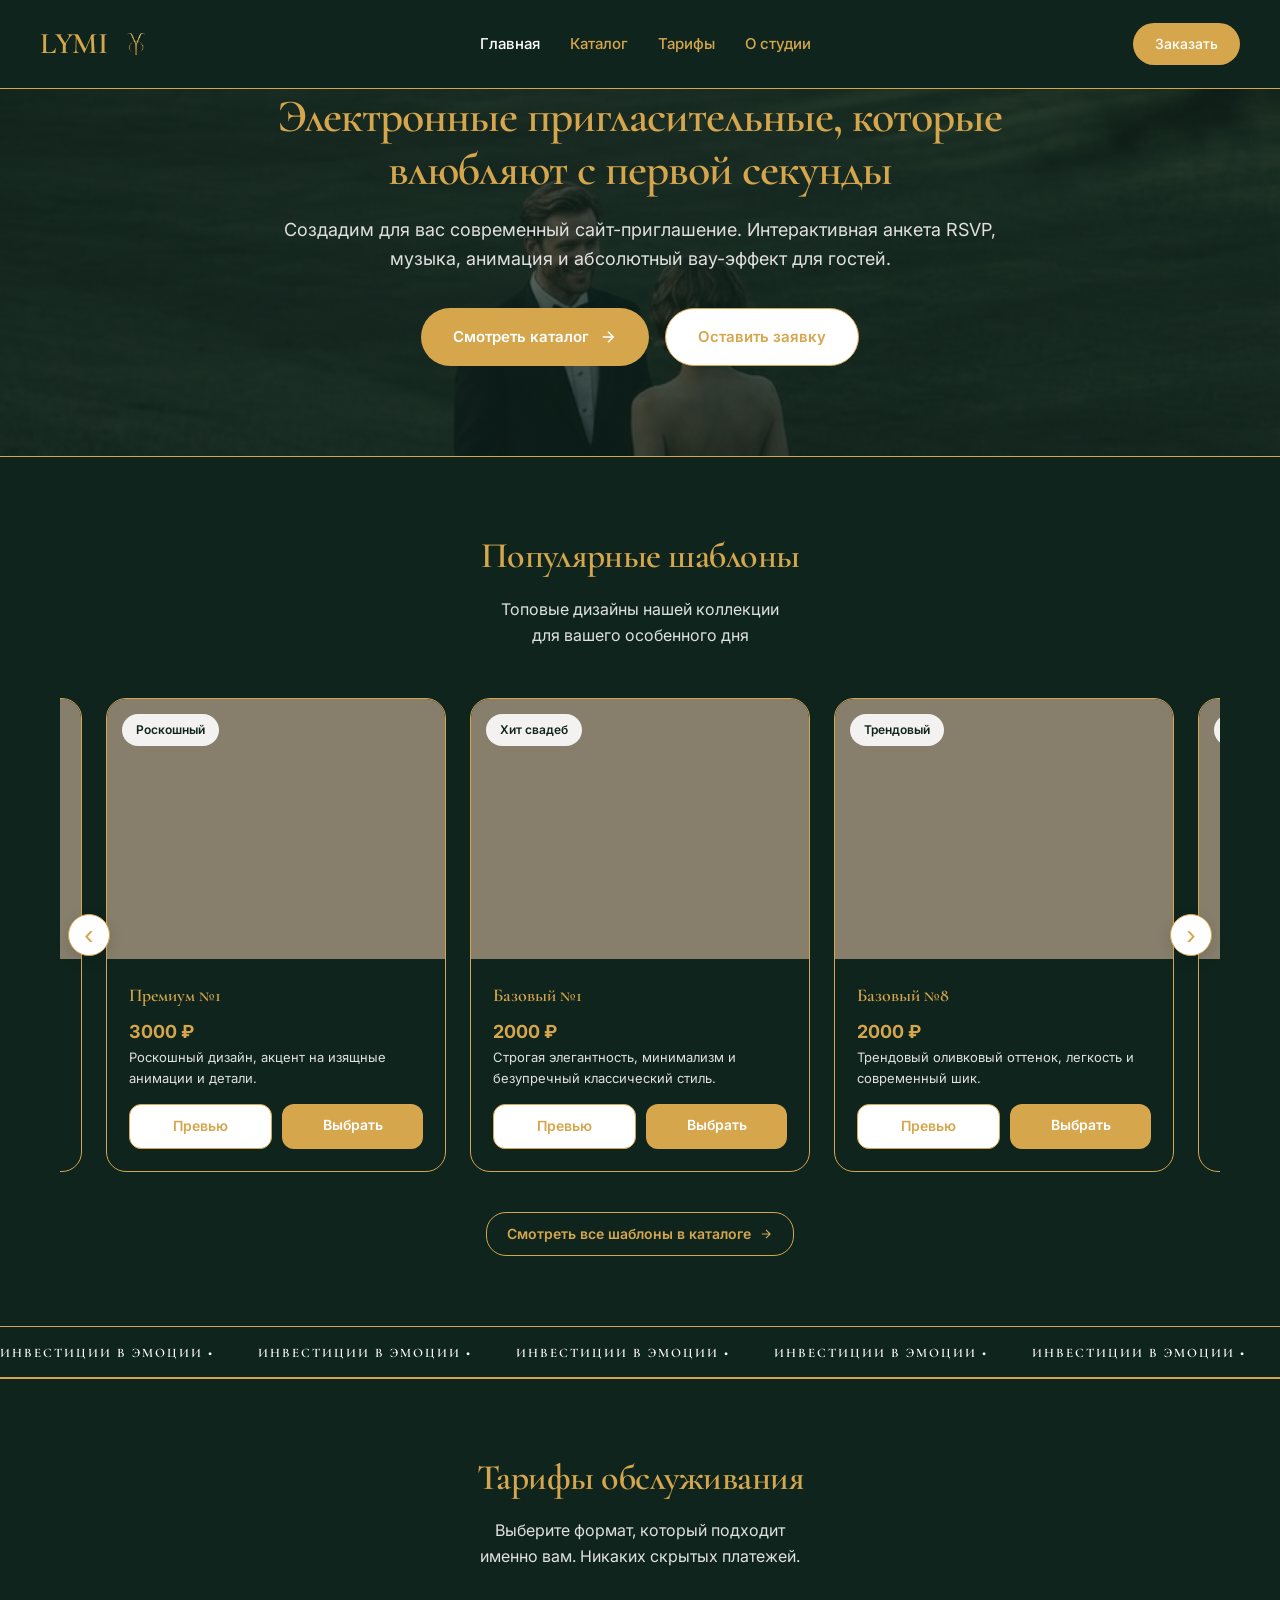
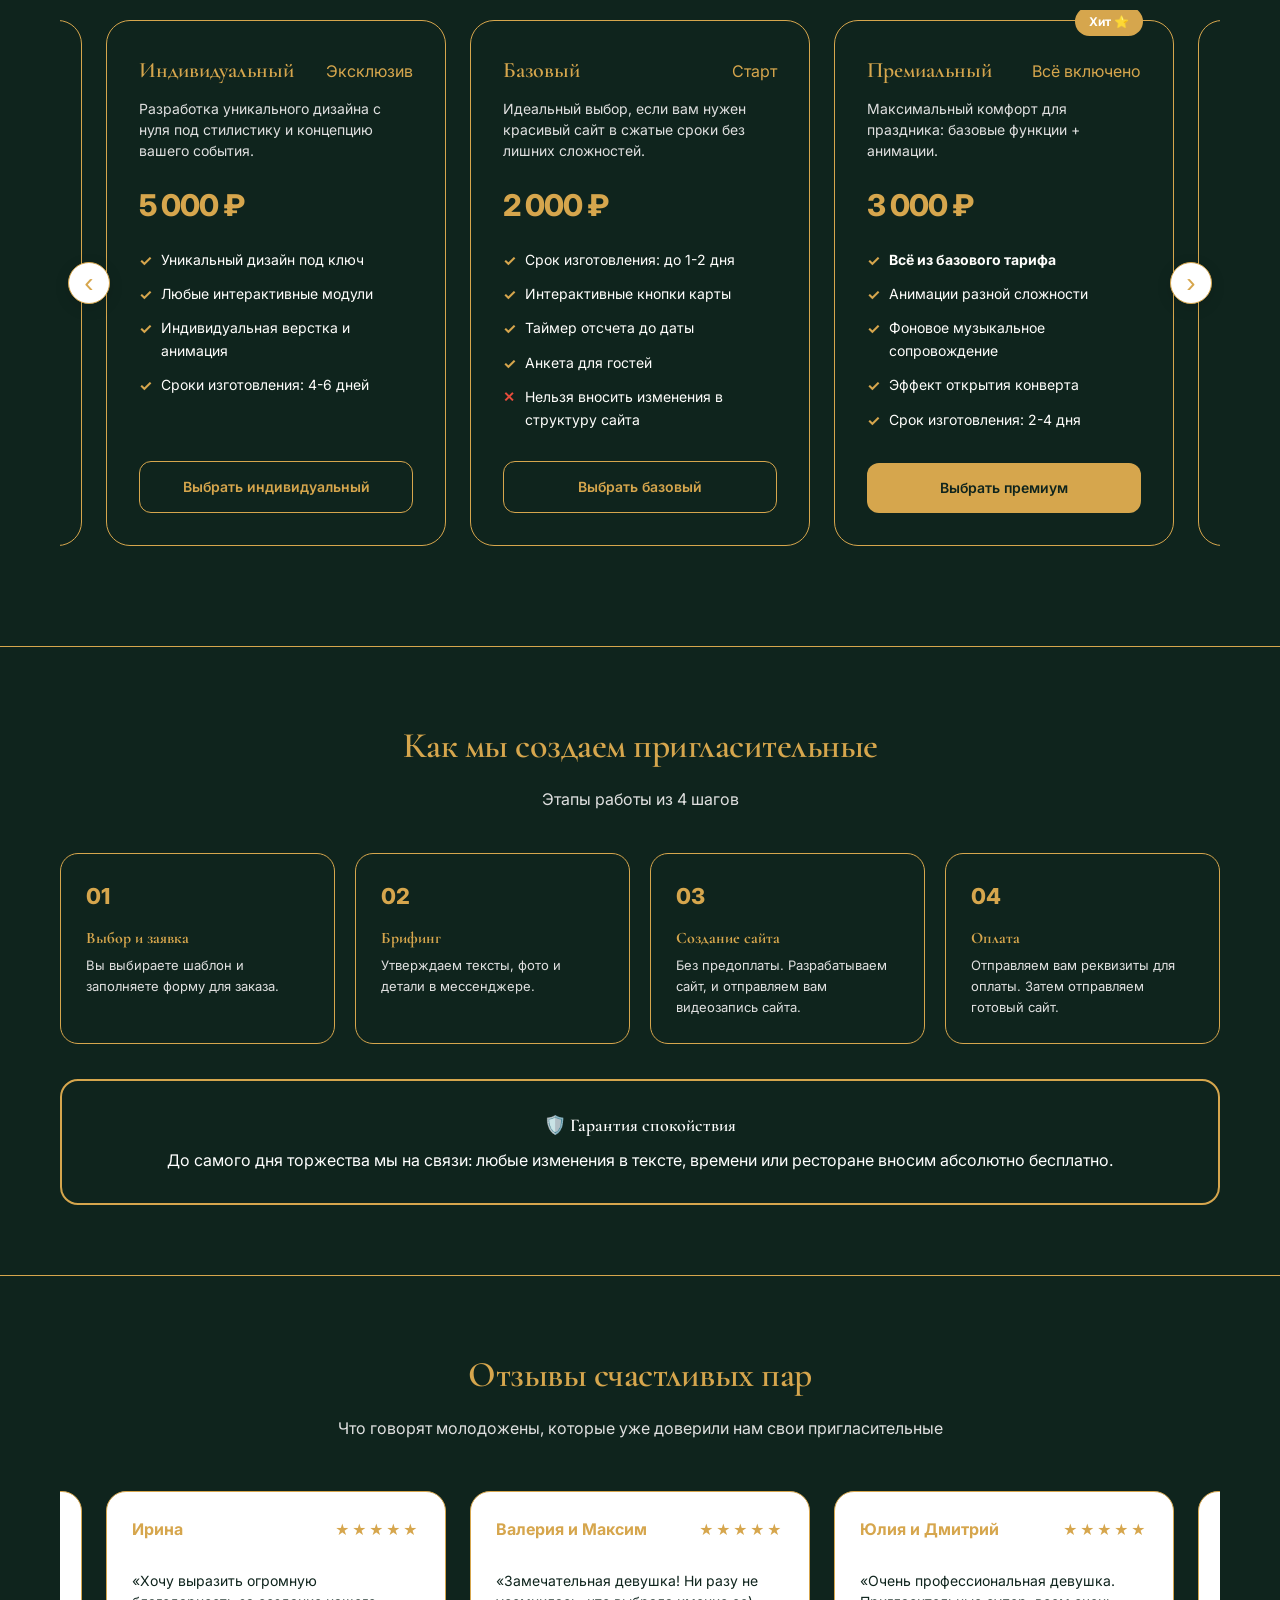
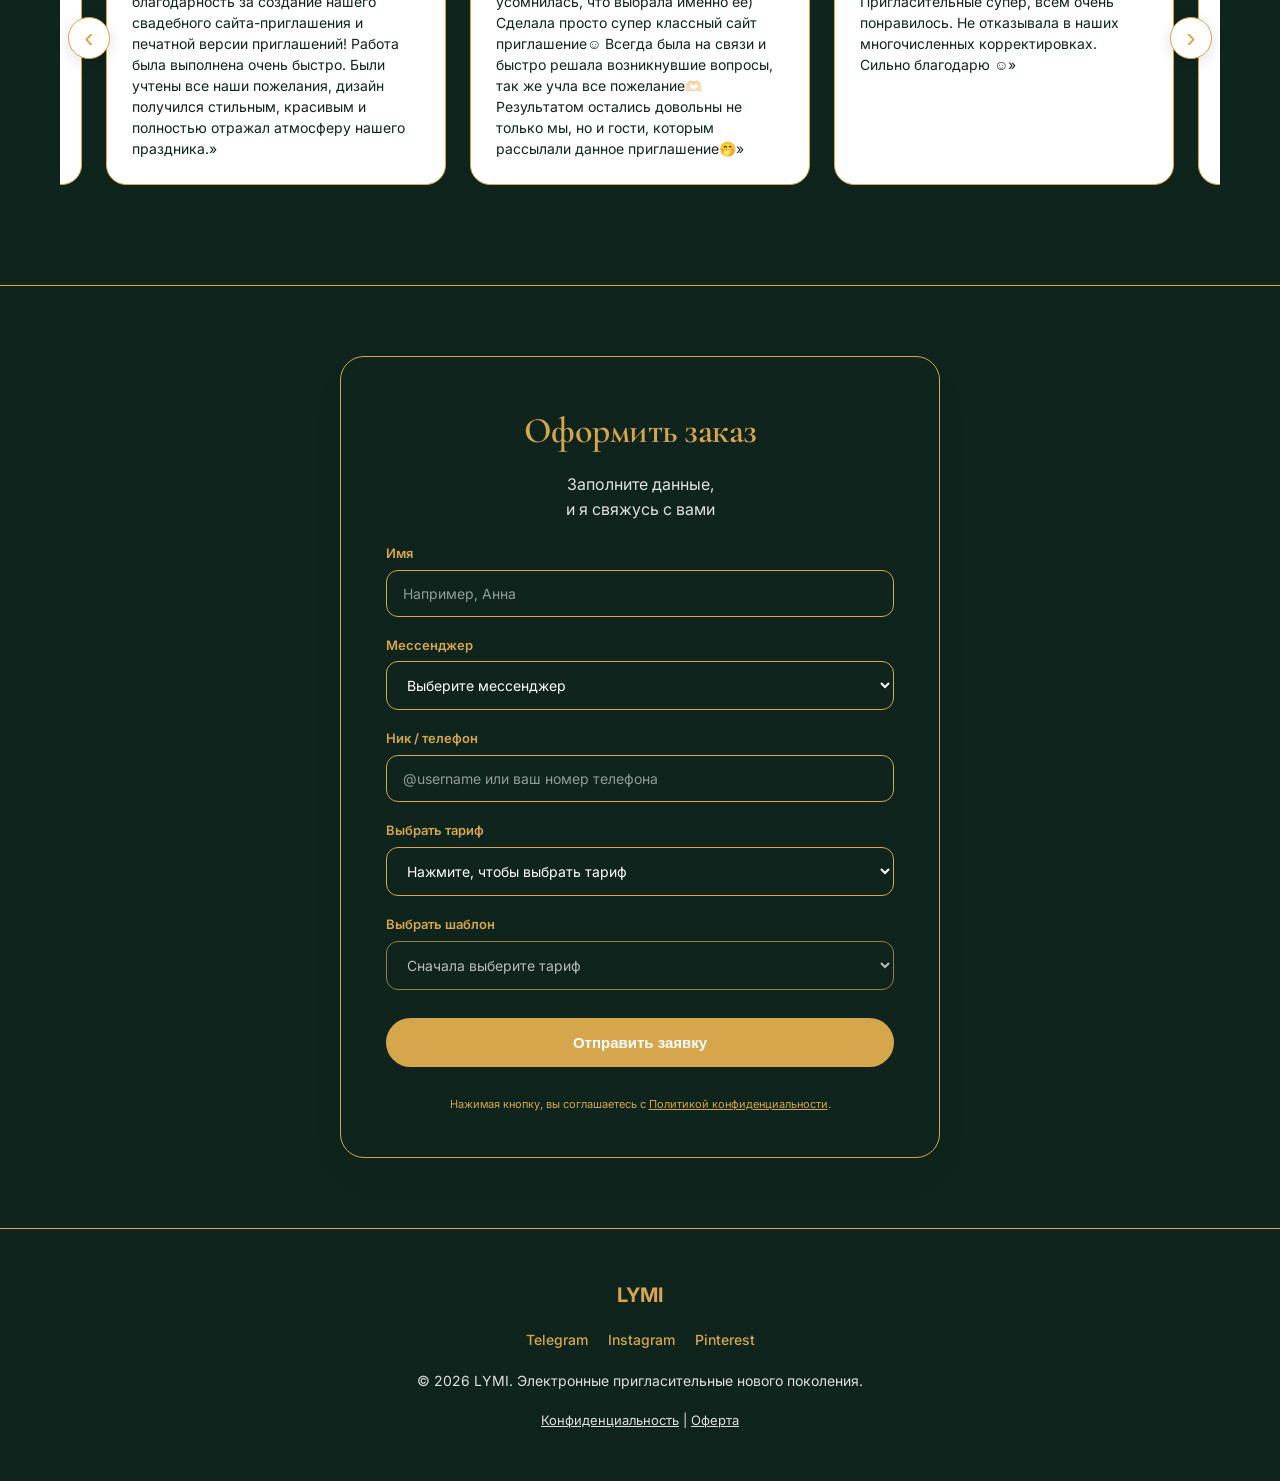
<file: index.html>
<!DOCTYPE html>
<html lang="ru">

<head>
    <meta charset="UTF-8">
    <meta name="viewport" content="width=device-width, initial-scale=1.0">
    <title>LYMI — Электронные приглашения на свадьбу</title>

    <!-- Иконка сайта во вкладке браузера -->
    <link rel="icon" href="images/logo.jpg" type="image/jpeg">
    <link rel="apple-touch-icon" href="images/logo.jpg">

    <!-- Превью ссылки -->
    <meta property="og:title" content="LYMI — Электронные приглашения на свадьбу">
    <meta property="og:description" content="Современные электронные приглашения от LYMI">
    <meta property="og:image" content="https://linamya.github.io/invitation/images/logo.jpg">
    <meta property="og:url" content="https://linamya.github.io/invitation/">
    <meta property="og:type" content="website">
    <meta name="twitter:card" content="summary_large_image">
    <meta name="twitter:title" content="LYMI — Электронные приглашения на свадьбу">
    <meta name="twitter:image" content="https://linamya.github.io/invitation/images/logo.jpg">

    <link
        href="https://fonts.googleapis.com/css2?family=Cormorant+Garamond:ital,wght@0,400;0,600;1,400&family=Inter:wght@400;500;600&display=swap"
        rel="stylesheet">
    <link rel="stylesheet" href="style.css">
</head>

<body>

    <!-- Шапка сайта -->
    <header>
     <div class="logo">
    <a href="index.html" class="logo-link">
        <span>LYMI</span>
        <img src="images/logo.jpg" alt="LYMI">
    </a>
</div>

        <button class="burger-btn" id="menuToggle" aria-label="Открыть меню">
            <span></span>
            <span></span>
            <span></span>
        </button>

        <nav id="mainNav">
            <a href="index.html" class="active">Главная</a>
            <a href="catalog.html">Каталог</a>
            <a href="tariffs.html">Тарифы</a>
            <a href="about.html">О студии</a>
        </nav>

        <div class="header-actions">
            <a href="#order" class="btn-header">Заказать</a>
        </div>
    </header>

    <!-- 1. Главный экран (Hero) -->
    <section class="hero">
        <div class="hero-content">
            <h1>Электронные пригласительные, которые влюбляют с первой секунды</h1>
            <p>Создадим для вас современный сайт-приглашение. Интерактивная анкета RSVP, музыка, анимация и абсолютный
                вау-эффект для гостей.</p>
            <div class="hero-buttons">
                <a href="catalog.html" class="btn-primary-glow">
                    <span>Смотреть каталог</span>
                    <svg width="18" height="18" viewBox="0 0 24 24" fill="none" stroke="currentColor" stroke-width="2">
                        <path d="M5 12h14M12 5l7 7-7 7" />
                    </svg>
                </a>
                <a href="#order" class="btn-subtle-glow">
                    <span>Оставить заявку</span>
                </a>
            </div>
        </div>
    </section>

    <!-- 2. Популярные шаблоны (Карусель) -->
    <main class="container">
        <div class="section-header">
            <h2 class="section-title">Популярные шаблоны</h2>
            <p class="section-subtitle">Топовые дизайны нашей коллекции <br>
                для вашего особенного дня</p>
        </div>

        <div class="carousel-container">
            <button class="carousel-btn prev-btn" id="templatesPrev" aria-label="Назад">‹</button>
            <div class="carousel-track-wrapper" id="templatesWrapper">
                <div class="carousel-track" id="templatesTrack">

                    <!-- Первая карточка (Видео) -->
                    <div class="card">
                        <div class="card-img-wrapper">
                            <video src="images/hit1.mp4" class="card-img" autoplay muted loop playsinline></video>
                            <span class="card-tag">Хит свадеб</span>
                        </div>
                        <div class="card-content">
                            <h3 class="card-title">Базовый №1</h3>
                            <div class="card-footer-info">
                                <span class="card-price">2000 ₽</span>
                            </div>
                            <p class="card-desc">Строгая элегантность, минимализм и безупречный классический стиль.</p>
                            <div class="card-actions">
                                <a href="https://linamya.github.io/kirillandkarina/" target="_blank" rel="noopener" class="btn-outline">Превью</a>
                                <a href="#" class="btn-card select-btn"
                                    data-template="Базовый №1">Выбрать</a>
                            </div>
                        </div>
                    </div>

                    <!-- Вторая карточка (Видео) -->
                    <div class="card">
                        <div class="card-img-wrapper">
                            <video src="images/hit2.mp4" class="card-img" autoplay muted loop playsinline></video>
                            <span class="card-tag">Трендовый</span>
                        </div>
                        <div class="card-content">
                            <h3 class="card-title">Базовый №8</h3>
                            <div class="card-footer-info">
                                <span class="card-price">2000 ₽</span>
                            </div>
                            <p class="card-desc">Трендовый оливковый оттенок, легкость и
                                современный шик.</p>
                            <div class="card-actions">
                                <a href="https://linamya.github.io/namename/" target="_blank" rel="noopener" class="btn-outline">Превью</a>
                                <a href="#" class="btn-card select-btn"
                                    data-template="Базовый №8">Выбрать</a>
                            </div>
                        </div>
                    </div>

                    <!-- Третья карточка (Видео) -->
                    <div class="card">
                        <div class="card-img-wrapper">
                            <video src="images/hit3.mp4" class="card-img" autoplay muted loop playsinline></video>
                            <span class="card-tag">Роскошный</span>
                        </div>
                        <div class="card-content">
                            <h3 class="card-title">Премиум №1</h3>
                            <div class="card-footer-info">
                                <span class="card-price">3000 ₽</span>
                            </div>
                            <p class="card-desc">Роскошный дизайн, акцент на изящные анимации и детали.</p>
                            <div class="card-actions">
                                <a href="https://linamya.github.io/ArsenandElen/" target="_blank" rel="noopener" class="btn-outline">Превью</a>
                                <a href="#" class="btn-card select-btn"
                                    data-template="Премиум №1">Выбрать</a>
                            </div>
                        </div>
                    </div>

                </div>
            </div>
            <button class="carousel-btn next-btn" id="templatesNext" aria-label="Вперед">›</button>
        </div>

        <div class="catalog-link-wrapper">
            <a href="catalog.html" class="catalog-link-minimal">
                <span>Смотреть все шаблоны в каталоге</span>
                <svg width="14" height="14" viewBox="0 0 24 24" fill="none" stroke="currentColor" stroke-width="2">
                    <path d="M5 12h14M12 5l7 7-7 7" />
                </svg>
            </a>
        </div>
    </main>
    <!-- ВОТ ЗДЕСЬ ВСТАВЛЯЕМ БЕГУЩУЮ СТРОКУ: -->
    <div class="marquee-section">
        <div class="marquee-track">
            <div class="marquee-item">инвестиции в эмоции &bull;</div>
            <div class="marquee-item">инвестиции в эмоции &bull;</div>
            <div class="marquee-item">инвестиции в эмоции &bull;</div>
            <div class="marquee-item">инвестиции в эмоции &bull;</div>
            <div class="marquee-item">инвестиции в эмоции &bull;</div>
            <div class="marquee-item">инвестиции в эмоции &bull;</div>
            <div class="marquee-item">инвестиции в эмоции &bull;</div>
            <div class="marquee-item">инвестиции в эмоции &bull;</div>
        </div>
    </div>
    <!-- 3. Продающий блок с тарифами -->
    <section class="tariffs-section">
        <div class="container">
            <div class="section-header">
                <h2 class="section-title">Тарифы обслуживания</h2>
                <p class="section-subtitle">Выберите формат, который подходит <br>
                    именно вам. Никаких скрытых платежей.</p>
            </div>


            <div class="tariffs-carousel-container">
                <button class="carousel-btn prev-btn" id="tariffsPrev" aria-label="Назад">‹</button>
                <div class="tariffs-track-wrapper" id="tariffsWrapper">
                    <div class="tariffs-track" id="tariffsTrack">

                        <!-- Тариф 1: Базовый -->
                        <div class="tariff-card">
                            <div>
                                <div class="tariff-header-top">
                                    <h3>Базовый</h3>
                                    <span class="tariff-badge-sub">Старт</span>
                                </div>
                                <p class="tariff-desc">Идеальный выбор, если вам нужен красивый сайт в сжатые сроки без
                                    лишних сложностей.</p>
                                <div class="tariff-price">2 000 ₽</div>

                                <!-- Добавили класс last-item-cross вот сюда ↓ -->
                                <ul class="tariff-list last-item-cross">
                                    <li>Срок изготовления: до 1-2 дня</li>
                                    <li>Интерактивные кнопки карты </li>
                                    <li>Таймер отсчета до даты</li>
                                    <li>Анкета для гостей</li>
                                    <li>Нельзя вносить изменения в структуру сайта</li>
                                </ul>
                            </div>
                            <a href="#order" class="tariff-btn-outline select-btn"
                                data-template="Тариф: Базовый">Выбрать базовый</a>
                        </div>

                        <!-- Тариф 2: Премиальный -->
                        <div class="tariff-card popular">
                            <span class="badge">Хит ⭐</span>
                            <div>
                                <div class="tariff-header-top">
                                    <h3>Премиальный</h3>
                                    <span class="tariff-badge-sub">Всё включено</span>
                                </div>
                                <p class="tariff-desc">Максимальный комфорт для праздника: базовые функции + анимации.
                                </p>
                                <div class="tariff-price">3 000 ₽</div>
                                <ul class="tariff-list">
                                    <li><strong>Всё из базового тарифа</strong></li>
                                    <li>Анимации разной сложности</li>
                                    <li>Фоновое музыкальное сопровождение</li>
                                    <li>Эффект открытия конверта</li>
                                    <li>Срок изготовления: 2-4 дня</li>
                                </ul>
                            </div>
                            <a href="#order" class="tariff-btn-primary select-btn"
                                data-template="Тариф: Премиальный">Выбрать премиум</a>
                        </div>

                        <!-- Тариф 3: Индивидуальный -->
                        <div class="tariff-card">
                            <div>
                                <div class="tariff-header-top">
                                    <h3>Индивидуальный</h3>
                                    <span class="tariff-badge-sub">Эксклюзив</span>
                                </div>
                                <p class="tariff-desc">Разработка уникального дизайна с нуля под стилистику и концепцию
                                    вашего события.</p>
                                <div class="tariff-price">5 000 ₽</div>
                                <ul class="tariff-list">
                                    <li>Уникальный дизайн под ключ</li>
                                    <li>Любые интерактивные модули</li>
                                    <li>Индивидуальная верстка и анимация</li>
                                    <li>Сроки изготовления: 4-6 дней</li>
                                </ul>
                            </div>
                            <a href="#order" class="tariff-btn-outline select-btn"
                                data-template="Тариф: Индивидуальный">Выбрать индивидуальный</a>
                        </div>

                    </div>
                </div>
                <button class="carousel-btn next-btn" id="tariffsNext" aria-label="Вперед">›</button>
            </div>
        </div>
    </section>

    <!-- 4. Этапы работы -->
    <section class="container">
        <div class="section-header">
            <h2 class="section-title">Как мы создаем пригласительные</h2>
            <p class="section-subtitle">Этапы работы из 4 шагов</p>
        </div>

        <div class="steps-grid">
            <div class="step-card">
                <span class="step-number">01</span>
                <div>
                    <h3>Выбор и заявка</h3>
                    <p>Вы выбираете шаблон и заполняете форму для заказа.</p>
                </div>
            </div>
            <div class="step-card">
                <span class="step-number">02</span>
                <div>
                    <h3>Брифинг</h3>
                    <p>Утверждаем тексты, фото и детали в мессенджере.</p>
                </div>
            </div>
            <div class="step-card">
                <span class="step-number">03</span>
                <div>
                    <h3>Создание сайта </h3>
                    <p>Без предоплаты. Разрабатываем сайт, и отправляем вам видеозапись сайта.</p>
                </div>
            </div>
            <div class="step-card">
                <span class="step-number">04</span>
                <div>
                    <h3>Оплата</h3>
                    <p>Отправляем вам реквизиты для оплаты. Затем отправляем готовый сайт.</p>
                </div>
            </div>
        </div>

        <div class="guarantee-box">
            <h3>🛡️ Гарантия спокойствия</h3>
            <p>До самого дня торжества мы на связи: любые изменения в тексте, времени или ресторане вносим абсолютно
                бесплатно.</p>
        </div>
    </section>

    <!-- 5. Отзывы -->
    <section class="reviews-section">
        <div class="container">
            <div class="section-header">
                <h2 class="section-title">Отзывы счастливых пар</h2>
                <p class="section-subtitle">Что говорят молодожены, которые уже доверили нам свои пригласительные</p>
            </div>

            <div class="reviews-carousel-container">
                <button class="carousel-btn prev-btn" id="reviewsPrev" aria-label="Назад">‹</button>
                <div class="reviews-track-wrapper" id="reviewsWrapper">
                    <div class="reviews-track" id="reviewsTrack">

                        <div class="review-card">
                            <div class="review-header-top">
                                <strong>Валерия и Максим</strong>
                                <span class="review-stars">★★★★★</span>
                            </div>
                            <p class="review-text">«Замечательная девушка! Ни разу не усомнилась, что выбрала именно ее)
                                Сделала просто супер классный сайт приглашение☺️
                                Всегда была на связи и быстро решала возникнувшие вопросы, так же учла все пожелание🫶🏻
                                Результатом остались довольны не только мы, но и гости, которым рассылали данное
                                приглашение🤭»</p>
                        </div>

                        <div class="review-card">
                            <div class="review-header-top">
                                <strong>Юлия и Дмитрий</strong>
                                <span class="review-stars">★★★★★</span>
                            </div>
                            <p class="review-text">«Очень профессиональная девушка. Пригласительные супер,
                                всем очень понравилось. Не отказывала в наших многочисленных корректировках. Сильно
                                благодарю ☺️»</p>
                        </div>


                        <div class="review-card">
                            <div class="review-header-top">
                                <strong>Карина и Арсен</strong>
                                <span class="review-stars">★★★★★</span>
                            </div>
                            <p class="review-text">«Хочу выразить огромную благодарность этой девушки.Сделала все очень
                                быстро и качественно,учла все пожелания .Цена очень радует ,хотя работа была
                                сложной.Всем советую,мы очень довольны,спасибо ещё раз!Обращайтесь не пожалеете ❤️❤️❤️»
                            </p>
                        </div>

                        <div class="review-card">
                            <div class="review-header-top">
                                <strong>Ирина</strong>
                                <span class="review-stars">★★★★★</span>
                            </div>
                            <p class="review-text">«Хочу выразить огромную благодарность за создание нашего свадебного
                                сайта-приглашения и печатной версии приглашений! Работа была выполнена очень быстро.
                                Были учтены все наши пожелания, дизайн получился стильным, красивым и полностью отражал
                                атмосферу нашего праздника.»</p>
                        </div>

                    </div>
                </div>
                <button class="carousel-btn next-btn" id="reviewsNext" aria-label="Вперед">›</button>
            </div>
        </div>
    </section>

    <!-- 6. Анкета заказа -->
    <div class="container">
        <section class="order-section" id="order">
            <div class="section-header" style="margin-bottom: 20px;">
                <h2 class="section-title">Оформить заказ</h2>
                <p class="section-subtitle">Заполните данные,<br>
                    и я свяжусь с вами</p>
            </div>

            <form action="https://lymiinvitation.awsjfe.workers.dev/" method="POST" data-lymi-order-form>

                <div class="form-group">
                    <label>Имя</label>
                    <input type="text" name="name" placeholder="Например, Анна" required>
                </div>

                <div class="form-group">
                    <label>Мессенджер</label>
                    <select name="messenger" required>
                        <option value="" disabled selected>Выберите мессенджер</option>
                        <option value="Telegram">Telegram</option>
                        <option value="WhatsApp">WhatsApp</option>
                        <option value="Instagram">Instagram</option>
                    </select>
                </div>

                <div class="form-group">
                    <label>Ник / телефон</label>
                    <input type="text" name="contact_handle" placeholder="@username или ваш номер телефона" required>
                </div>

                <div class="form-group">
                    <label>Выбрать тариф</label>
                    <select name="tariff" id="tariff-select" required>
                        <option value="" disabled selected>Нажмите, чтобы выбрать тариф</option>
                        <option value="Базовый 2 000 ₽">Базовый 2 000 ₽</option>
                        <option value="Премиальный 3 000 ₽">Премиальный 3 000 ₽</option>
                        <option value="Индивидуальный 5 000 ₽">Индивидуальный 5 000 ₽</option>
                    </select>
                </div>

                <!-- ДОБАВЛЕННЫЙ БЛОК: Выбор шаблона после выбора тарифа -->
                <div class="form-group">
                    <label>Выбрать шаблон</label>
                    <select name="template" id="template-select" required disabled>
                        <option value="" disabled selected>Сначала выберите тариф</option>
                    </select>
                </div>

                <button type="submit" class="btn-primary-glow"
                    style="width: 100%; border: none; cursor: pointer; justify-content: center; margin-top: 10px;">
                    <span>Отправить заявку</span>
                </button>

                <p style="font-size: 11px; color: var(--gray); text-align: center; margin-top: 12px; line-height: 1.4;">
                    Нажимая кнопку, вы соглашаетесь с <a href="privacy.html" style="color: var(--accent);">Политикой
                        конфиденциальности</a>.
                </p>
            </form>
        </section>
    </div>

    <!-- Модальное окно оформления заказа -->
    <div id="orderModal" class="modal-overlay" aria-hidden="true">
        <div class="modal-content" role="dialog" aria-modal="true" aria-labelledby="orderModalTitle">
            <button type="button" class="modal-close" id="closeModal" aria-label="Закрыть">×</button>
            <div class="section-header modal-header">
                <h2 id="orderModalTitle" class="modal-title">Оформить заказ</h2>
                <p class="modal-subtitle">Заполните данные,<br>и я свяжусь с вами</p>
            </div>
            <form action="https://lymiinvitation.awsjfe.workers.dev/" method="POST" id="orderModalForm" data-lymi-order-form>
                <div class="form-group"><label for="modal-name">Имя</label><input id="modal-name" type="text" name="name" placeholder="Например, Анна" required></div>
                <div class="form-group"><label for="modal-messenger">Мессенджер</label><select id="modal-messenger" name="messenger" required><option value="" disabled selected>Выберите мессенджер</option><option value="Telegram">Telegram</option><option value="WhatsApp">WhatsApp</option><option value="Instagram">Instagram</option></select></div>
                <div class="form-group"><label for="modal-contact">Ник / телефон</label><input id="modal-contact" type="text" name="contact_handle" placeholder="@username или ваш номер телефона" required></div>
                <div class="form-group"><label for="modal-tariff">Выбрать тариф</label><select id="modal-tariff" name="tariff" required><option value="" disabled selected>Нажмите, чтобы выбрать тариф</option><option value="Базовый 2 000 ₽">Базовый 2 000 ₽</option><option value="Премиальный 3 000 ₽">Премиальный 3 000 ₽</option><option value="Индивидуальный 5 000 ₽">Индивидуальный 5 000 ₽</option></select></div>
                <div class="form-group"><label for="modal-template">Выбрать шаблон</label><select id="modal-template" name="template" required disabled><option value="" disabled selected>Сначала выберите тариф</option></select></div>
                <button type="submit" class="btn-primary-glow modal-submit"><span>Отправить заявку</span></button>
                <p class="modal-privacy">Нажимая кнопку, вы соглашаетесь с <a href="privacy.html">Политикой конфиденциальности</a>.</p>
            </form>
        </div>
    </div>

    <!-- Футер -->
    <footer>
        <div class="footer-content">
            <div class="footer-logo">LYMI</div>
            <div class="footer-socials">
                <a href="https://t.me/LYMI_INVITATION" target="_blank" rel="noopener">Telegram</a>
                <a href="https://www.instagram.com/lymi_invitation?stkn=MW12d21yZmVzbjhiMQ==" target="_blank" rel="noopener">Instagram</a>
                <a href="https://ru.pinterest.com/linaymi0115/" target="_blank" rel="noopener">Pinterest</a>
            </div>
            <p>&copy; 2026 LYMI. Электронные пригласительные нового поколения.</p>
            <p style="font-size: 13px;">
                <a href="privacy.html" style="color: inherit; text-decoration: underline;">Конфиденциальность</a> |
                <a href="offer.html" style="color: inherit; text-decoration: underline;">Оферта</a>
            </p>
        </div>
    </footer>

    <script src="script.js"></script>
    <script>
    document.addEventListener('DOMContentLoaded', function () {
        // Данные шаблонов для каждого тарифа
        const templatesByTariff = {
            'Базовый 2 000 ₽': [
                'Базовый №1', 'Базовый №2', 'Базовый №3', 'Базовый №4',
                'Базовый №5', 'Базовый №6', 'Базовый №7', 'Базовый №8',
                'Базовый №9', 'Базовый №10', 'Базовый №11'
            ],
            'Премиальный 3 000 ₽': [
                'Премиум №1', 'Премиум №2'
            ],
            'Индивидуальный 5 000 ₽': [
                'Индивидуальный'
            ]
        };

        // Функция обновления списка шаблонов
        function updateTemplateOptions(tariffSelect, templateSelect, selectedTemplateValue = '') {
            if (!tariffSelect || !templateSelect) return;

            const selectedTariff = tariffSelect.value;
            const templates = templatesByTariff[selectedTariff] || [];

            templateSelect.innerHTML = '<option value="" disabled selected>Нажмите, чтобы выбрать шаблон</option>';

            if (templates.length > 0) {
                templateSelect.disabled = false;
                templates.forEach(function (tpl) {
                    const opt = document.createElement('option');
                    opt.value = tpl;
                    opt.textContent = tpl;
                    if (tpl === selectedTemplateValue) {
                        opt.selected = true;
                    }
                    templateSelect.appendChild(opt);
                });
            } else {
                templateSelect.disabled = true;
            }
        }

        // Связываем переключение тарифа со списком шаблонов
        function bindTariffEvents(tariffId, templateId) {
            const tariffSelect = document.getElementById(tariffId);
            const templateSelect = document.getElementById(templateId);

            if (tariffSelect && templateSelect) {
                tariffSelect.addEventListener('change', function () {
                    updateTemplateOptions(tariffSelect, templateSelect);
                });
            }
        }

        bindTariffEvents('tariff-select', 'template-select');
        bindTariffEvents('modal-tariff', 'modal-template');

        function initInfiniteCarousel(trackId, prevBtnId, nextBtnId) {
            const track=document.getElementById(trackId), prevBtn=document.getElementById(prevBtnId), nextBtn=document.getElementById(nextBtnId);
            if(!track||!prevBtn||!nextBtn||track.dataset.carouselReady==='true') return;
            const originals=Array.from(track.children), total=originals.length;
            if(total<=1) return;
            track.dataset.carouselReady='true';
            originals.map(x=>x.cloneNode(true)).reverse().forEach(x=>track.insertBefore(x,track.firstChild));
            originals.map(x=>x.cloneNode(true)).forEach(x=>track.appendChild(x));
            const wrapper=track.parentElement; let currentIndex=total, moving=false, timer;
            function centeredLeft(index){const item=track.children[index];if(!item)return 0;return Math.max(0,item.offsetLeft-(wrapper.clientWidth-item.offsetWidth)/2);}
            function move(index,smooth){const item=track.children[index];if(!item)return;wrapper.scrollTo({left:centeredLeft(index),behavior:smooth?'smooth':'auto'});}
            function normalize(){if(currentIndex>=total*2)currentIndex-=total;if(currentIndex<total)currentIndex+=total;move(currentIndex,false);}
            requestAnimationFrame(()=>move(currentIndex,false));
            nextBtn.addEventListener('click',()=>{moving=true;currentIndex++;move(currentIndex,true);clearTimeout(timer);timer=setTimeout(()=>{normalize();moving=false;},500);});
            prevBtn.addEventListener('click',()=>{moving=true;currentIndex--;move(currentIndex,true);clearTimeout(timer);timer=setTimeout(()=>{normalize();moving=false;},500);});
            wrapper.addEventListener('scroll',()=>{if(moving)return;clearTimeout(timer);timer=setTimeout(()=>{let best=currentIndex,distance=Infinity;Array.from(track.children).forEach((item,i)=>{const d=Math.abs(wrapper.scrollLeft-centeredLeft(i));if(d<distance){distance=d;best=i;}});currentIndex=best;move(currentIndex,true);setTimeout(normalize,450);},120);});
            window.addEventListener('resize',()=>move(currentIndex,false));
        }
        initInfiniteCarousel('templatesTrack','templatesPrev','templatesNext');
        initInfiniteCarousel('tariffsTrack','tariffsPrev','tariffsNext');
        initInfiniteCarousel('reviewsTrack','reviewsPrev','reviewsNext');

        const modal=document.getElementById('orderModal'), close=document.getElementById('closeModal'), tariff=document.getElementById('modal-tariff'), template=document.getElementById('modal-template');
        function openOrderModal(selection){
            if(!modal)return;
            if(selection){
                if(selection.indexOf('Тариф:')===0){
                    const name=selection.replace('Тариф: ','').trim();
                    const option=Array.from(tariff.options).find(o=>o.value.startsWith(name));
                    if(option){
                        tariff.value=option.value;
                        updateTemplateOptions(tariff, template);
                    }
                } else {
                    let targetTariff = '';
                    if (selection.indexOf('Базовый') !== -1) targetTariff = 'Базовый 2 000 ₽';
                    else if (selection.indexOf('Премиум') !== -1) targetTariff = 'Премиальный 3 000 ₽';
                    else if (selection.indexOf('Индивидуальный') !== -1) targetTariff = 'Индивидуальный 5 000 ₽';

                    if (targetTariff) {
                        tariff.value = targetTariff;
                        updateTemplateOptions(tariff, template, selection);
                    }
                }
            }
            modal.classList.add('active');modal.setAttribute('aria-hidden','false');document.body.classList.add('modal-open');setTimeout(()=>document.getElementById('modal-name')?.focus(),100);
        }
        function closeOrderModal(){if(!modal)return;modal.classList.remove('active');modal.setAttribute('aria-hidden','true');document.body.classList.remove('modal-open');}
        document.addEventListener('click', function(e) {
            const button = e.target.closest('.select-btn');
            if (!button) return;
            e.preventDefault();
            openOrderModal(button.dataset.template || '');
        });
        if(close)close.addEventListener('click',closeOrderModal);
        if(modal)modal.addEventListener('click',e=>{if(e.target===modal)closeOrderModal();});
        document.addEventListener('keydown',e=>{if(e.key==='Escape'&&modal&&modal.classList.contains('active'))closeOrderModal();});
    });
    </script>
    <script>
  // Запрет контекстного меню (правой кнопки мыши)
  document.addEventListener('contextmenu', function(e) {
    e.preventDefault();
  });

  // Запрет комбинаций клавиш Ctrl+C, Ctrl+U (просмотр кода), F12 (консоль)
  document.addEventListener('keydown', function(e) {
    if (e.ctrlKey && (e.key === 'c' || e.key === 'u' || e.key === 's')) {
      e.preventDefault();
    }
    if (e.key === 'F12') {
      e.preventDefault();
    }
  });
</script>
</body>
</html>
</file>
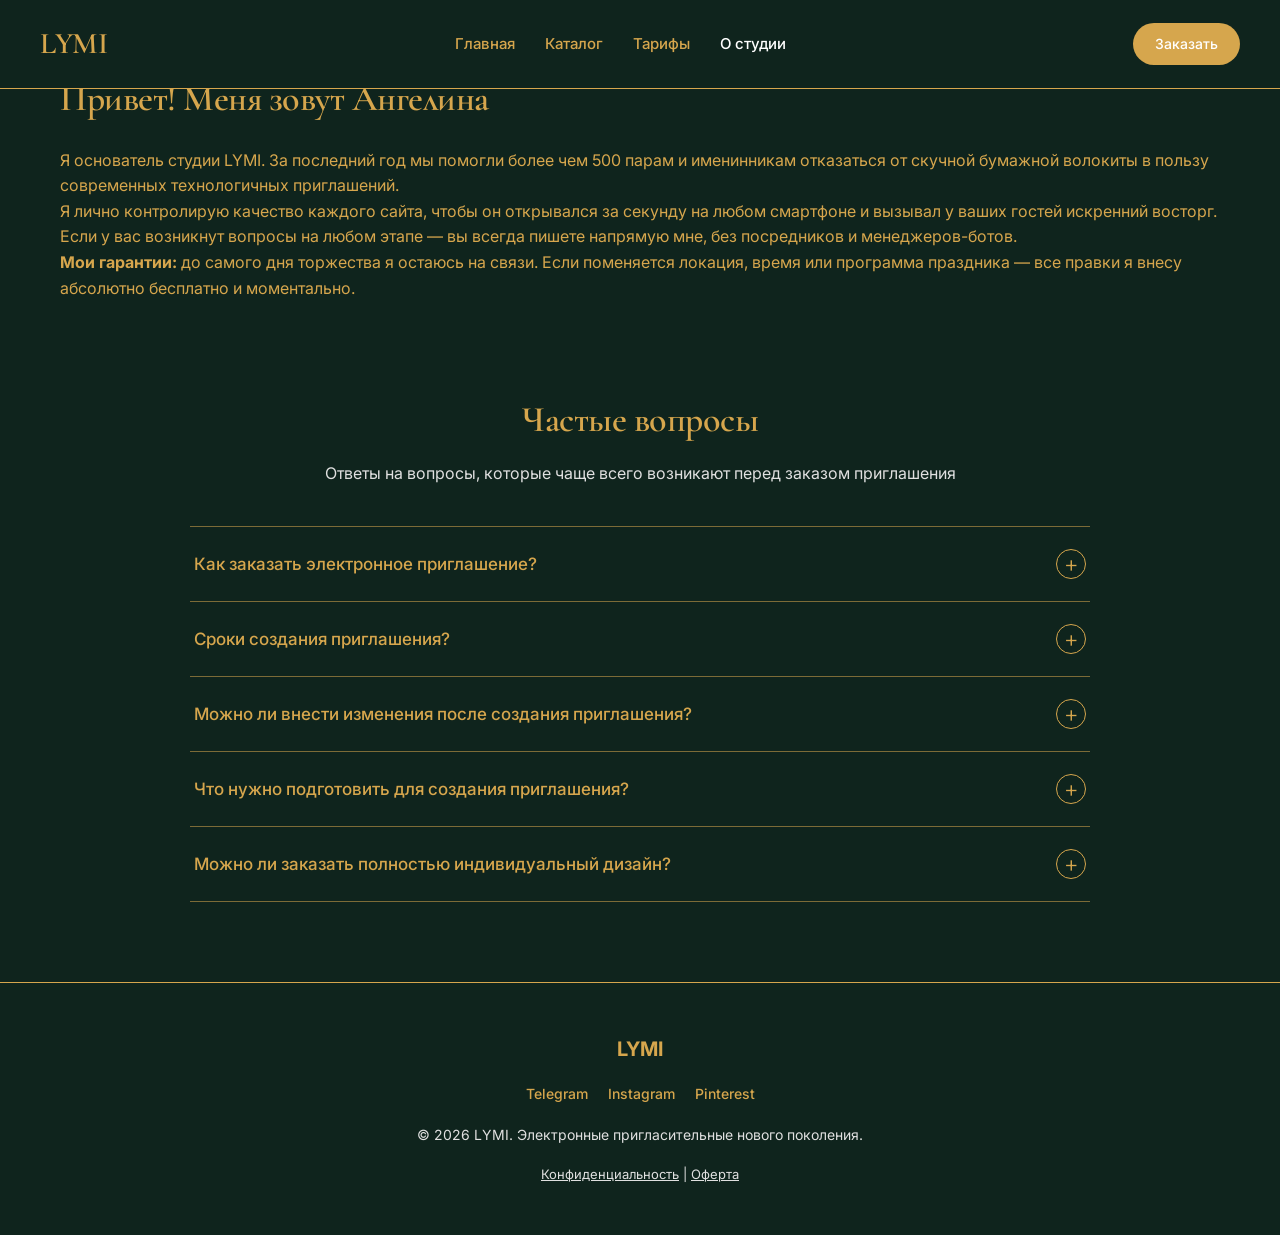
<file: about.html>
<!DOCTYPE html>
<html lang="ru">
<head>
    <meta charset="UTF-8">
    <meta name="viewport" content="width=device-width, initial-scale=1.0">
    <title>О студии и авторе — LYMI</title>
    <link href="https://fonts.googleapis.com/css2?family=Cormorant+Garamond:ital,wght@0,400;0,600;1,400&family=Inter:wght@400;500;600&display=swap" rel="stylesheet">
    <link rel="stylesheet" href="style.css">
</head>
<body>

    <!-- Шапка сайта -->
    <header>
        <div class="logo"><a href="index.html" style="text-decoration: none; color: inherit;">LYMI</a></div>

        <button class="burger-btn" id="menuToggle" aria-label="Открыть меню">
            <span></span>
            <span></span>
            <span></span>
        </button>

        <nav id="mainNav">
            <a href="index.html">Главная</a>
            <a href="catalog.html">Каталог</a>
            <a href="tariffs.html">Тарифы</a>
            <a href="about.html" class="active">О студии</a>
        </nav>

        <div class="header-actions">
            <a href="index.html#order" class="btn-header">Заказать</a>
        </div>
    </header>

    <!-- Блок «Обо мне» -->
    <section class="container about-section page-start">
        <div class="about-grid">
            <div class="about-text">
                <h2 class="section-title" style="text-align: left; margin-bottom: 20px;">Привет! Меня зовут Ангелина</h2>
                <p>Я основатель студии LYMI. За последний год мы помогли более чем 500 парам и именинникам отказаться от скучной бумажной волокиты в пользу современных технологичных приглашений.</p>
                <p>Я лично контролирую качество каждого сайта, чтобы он открывался за секунду на любом смартфоне и вызывал у ваших гостей искренний восторг. Если у вас возникнут вопросы на любом этапе — вы всегда пишете напрямую мне, без посредников и менеджеров-ботов.</p>
                <p><strong>Мои гарантии:</strong> до самого дня торжества я остаюсь на связи. Если поменяется локация, время или программа праздника — все правки я внесу абсолютно бесплатно и моментально.</p>
                

            </div>

        </div>
    </section>


    <!-- FAQ -->
    <section class="container faq-section">
        <div class="section-header">
            <h2 class="section-title">Частые вопросы</h2>
            <p class="section-subtitle">Ответы на вопросы, которые чаще всего возникают перед заказом приглашения</p>
        </div>

        <div class="about-faq">
            <details class="about-faq-item">
                <summary><span>Как заказать электронное приглашение?</span><span class="faq-plus">+</span></summary>
                <div class="faq-answer"><p>Выберите шаблон и тариф на сайте, оставьте заявку через форму заказа, после чего я свяжусь с вами в мессенджере и мы обсудим детали вашего приглашения.</p></div>
            </details>

            <details class="about-faq-item">
                <summary><span>Сроки создания приглашения?</span><span class="faq-plus">+</span></summary>
                <div class="faq-answer"><p>Как правило, 1-4 рабочих дня от момента предоставления с вашей стороны всех данных о торжестве.
Возможно срочное изготовление приглашения в течение 24 часов. Оплачивается дополнительно.</p></div>
            </details>

            <details class="about-faq-item">
                <summary><span>Можно ли внести изменения после создания приглашения?</span><span class="faq-plus">+</span></summary>
                <div class="faq-answer"><p>Да. Я остаюсь на связи до самого дня торжества. Если изменятся локация, время или программа праздника, необходимые правки вносятся бесплатно.</p></div>
            </details>

            <details class="about-faq-item">
                <summary><span>Что нужно подготовить для создания приглашения?</span><span class="faq-plus">+</span></summary>
                <div class="faq-answer"><p>После заявки мы обсудим все детали в мессенджере: тексты, фотографии, дату, время, место проведения и другую информацию, которую нужно разместить на странице.</p></div>
            </details>

            <details class="about-faq-item">
                <summary><span>Можно ли заказать полностью индивидуальный дизайн?</span><span class="faq-plus">+</span></summary>
                <div class="faq-answer"><p>Да. Для этого предусмотрен индивидуальный тариф — дизайн создаётся под концепцию вашего события с кастомными элементами и персональным сопровождением.</p></div>
            </details>
        </div>
    </section>

    <style>
        .faq-section{padding-top:20px;padding-bottom:80px}
        .about-faq{max-width:900px;margin:0 auto;border-top:1px solid rgba(214,166,77,.55)}
        .about-faq-item{border-bottom:1px solid rgba(214,166,77,.55)}
        .about-faq-item summary{display:flex;align-items:center;justify-content:space-between;gap:24px;padding:22px 4px;cursor:pointer;list-style:none;color:var(--primary,#D6A64D);font-family:'Inter',sans-serif;font-size:17px;font-weight:500}
        .about-faq-item summary::-webkit-details-marker{display:none}
        .faq-plus{flex:0 0 auto;width:30px;height:30px;display:flex;align-items:center;justify-content:center;border:1px solid var(--accent,#D6A64D);border-radius:50%;color:var(--accent,#D6A64D);font-size:23px;font-weight:300;line-height:1;transition:transform .25s ease,background .25s ease,color .25s ease}
        .about-faq-item[open] .faq-plus{transform:rotate(45deg);background:var(--accent,#D6A64D);color:var(--page-bg-color,#0F241D)}
        .faq-answer{padding:0 54px 22px 4px}
        .faq-answer p{margin:0;font-family:'Inter',sans-serif;font-size:15px;line-height:1.7;color:#E8E4D9;opacity:.9}
        @media(max-width:767px){
            .faq-section{padding-bottom:60px}
            .about-faq-item summary{padding:18px 2px;font-size:15px;line-height:1.45}
            .faq-answer{padding:0 42px 20px 2px}
            .faq-answer p{font-size:14px}
        }
    </style>

    <!-- Футер -->
    <footer>
        <div class="footer-content">
            <div class="footer-logo">LYMI</div>
            <div class="footer-socials">
                <a href="https://t.me/LYMI_INVITATION" target="_blank" rel="noopener">Telegram</a>
                <a href="https://www.instagram.com/lymi_invitation?stkn=MW12d21yZmVzbjhiMQ==" target="_blank" rel="noopener">Instagram</a>
                <a href="https://ru.pinterest.com/linaymi0115/" target="_blank" rel="noopener">Pinterest</a>
            </div>
            <p>&copy; 2026 LYMI. Электронные пригласительные нового поколения.</p>
            <p style="font-size: 13px;">
                <a href="privacy.html" style="color: inherit; text-decoration: underline;">Конфиденциальность</a> |
                <a href="offer.html" style="color: inherit; text-decoration: underline;">Оферта</a>
            </p>
        </div>
    </footer>
    <script src="script.js"></script>
</body>
</html>
</file>
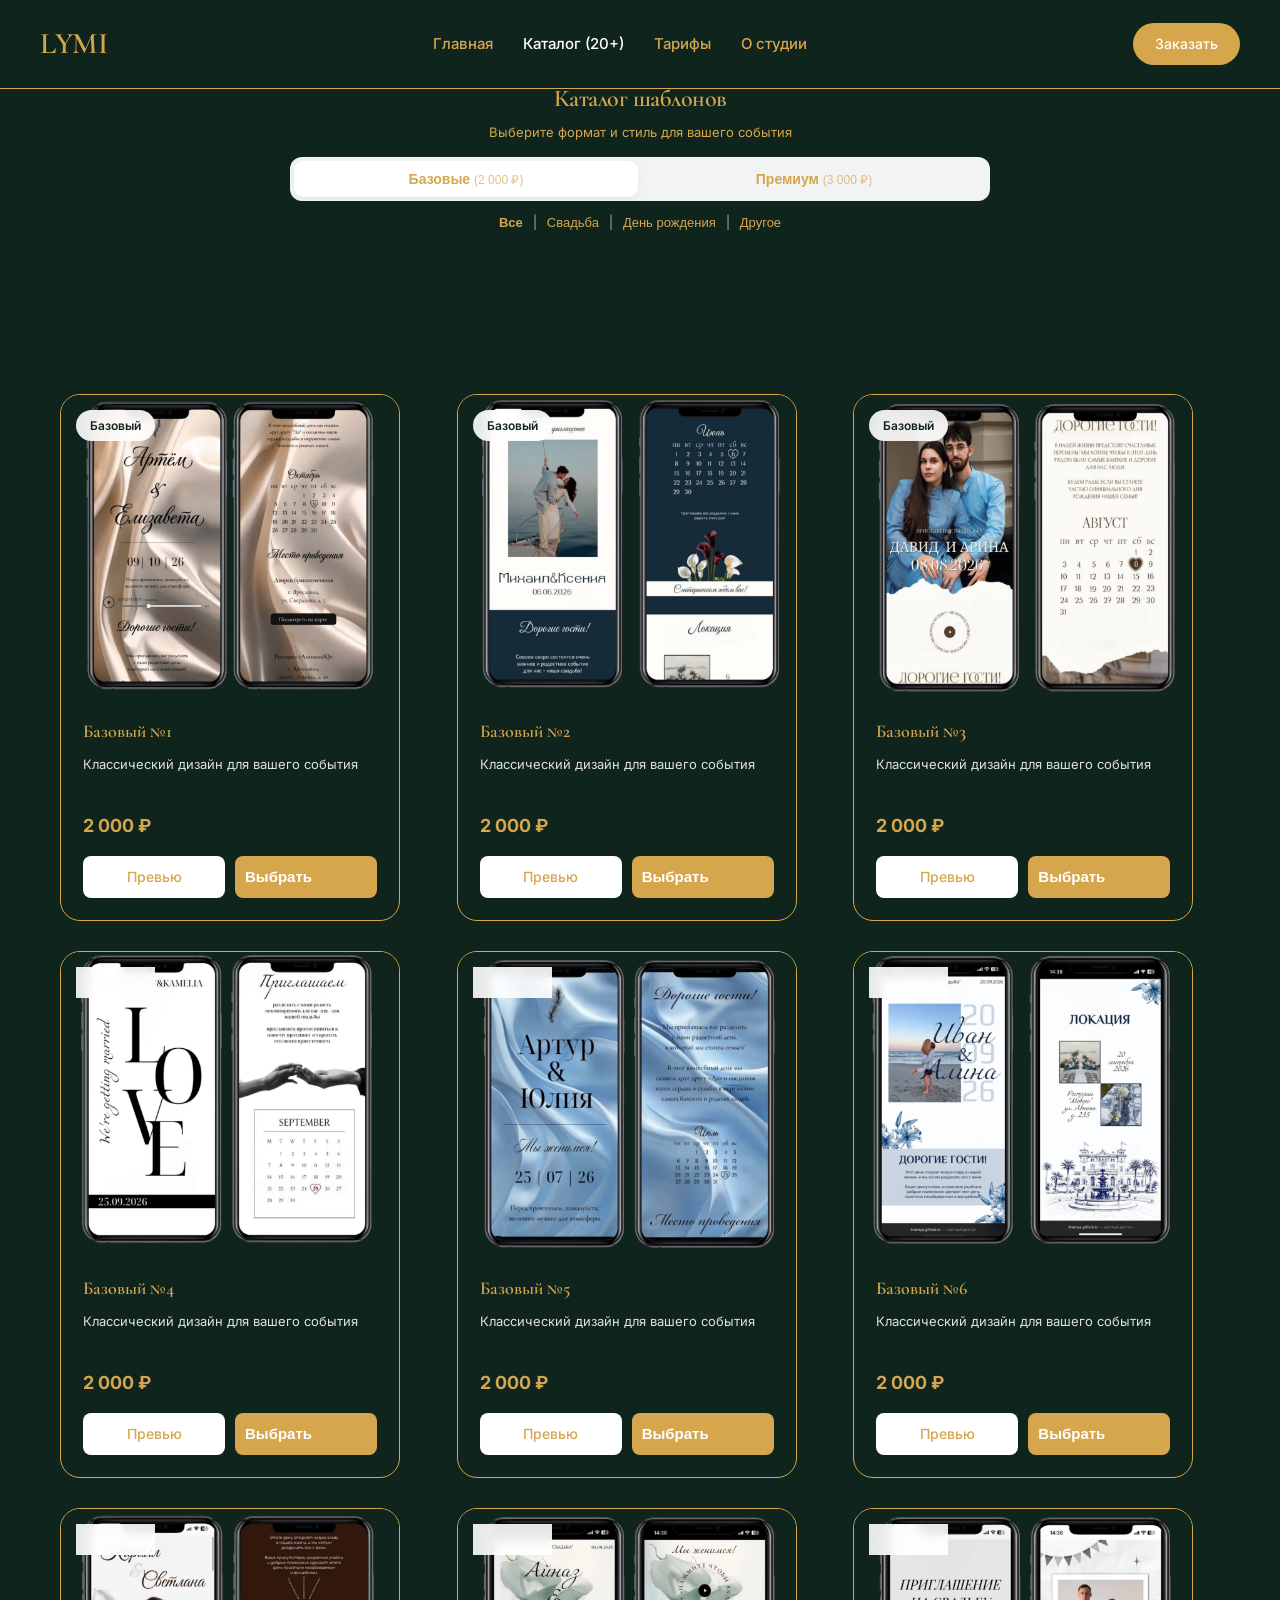
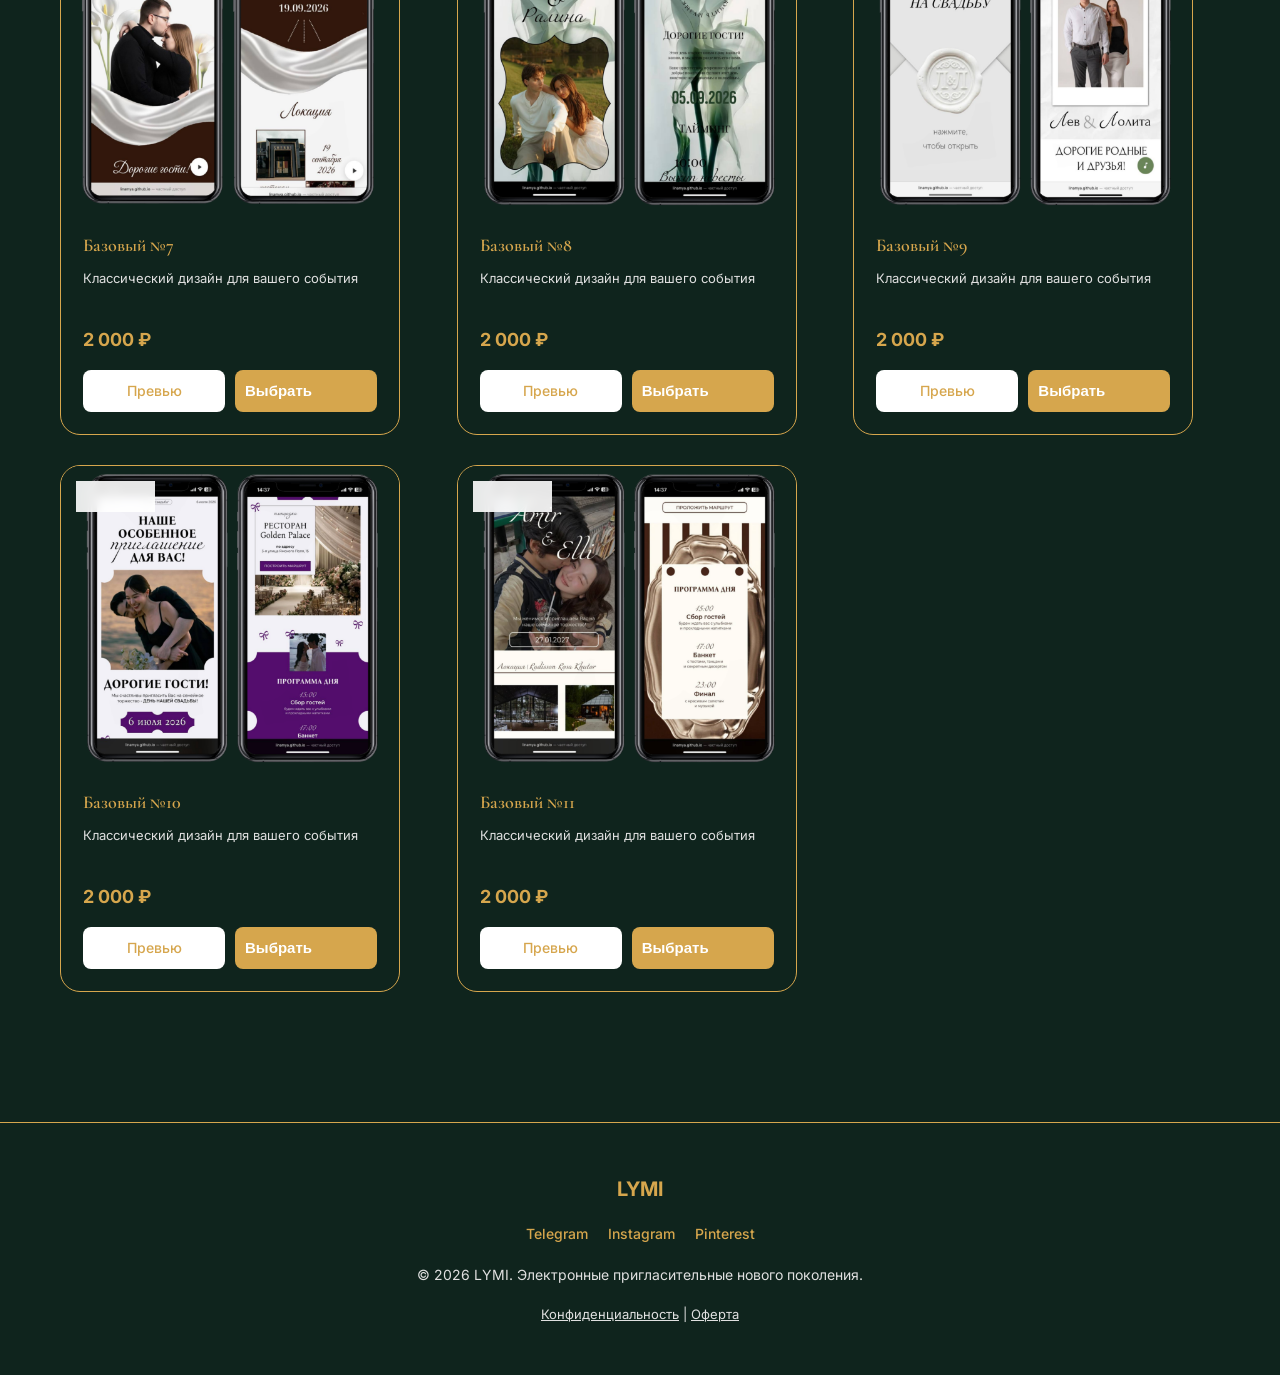
<file: catalog.html>
<!DOCTYPE html>
<html lang="ru">

<head>
    <meta charset="UTF-8">
    <meta name="viewport" content="width=device-width, initial-scale=1.0">
    <title>Каталог шаблонов — LYMI</title>
    <link
        href="https://fonts.googleapis.com/css2?family=Cormorant+Garamond:ital,wght@0,400;0,600;1,400&family=Inter:wght@400;500;600&display=swap"
        rel="stylesheet">
    <link rel="stylesheet" href="style.css">
    <style>
        header {
            margin-bottom: 0 !important;
        }

        .catalog-hero {
            padding: 10px 16px 5px !important;
            margin-top: 0 !important;
            text-align: center;
        }

        .catalog-hero .section-title {
            font-size: 24px;
            margin-top: 0 !important;
            margin-bottom: 4px !important;
        }

        .catalog-hero .section-subtitle {
            font-size: 13px;
            margin-bottom: 14px !important;
            color: var(--gray);
        }

        .catalog-navigation {
            max-width: 700px;
            margin: 0 auto 15px !important;
            display: flex;
            flex-direction: column;
            gap: 10px;
            width: 100%;
        }

        .tariff-tabs-compact {
            display: flex;
            background: #f1f3f5;
            padding: 4px;
            border-radius: 12px;
            gap: 4px;
            width: 100%;
        }

        .tariff-tab-btn {
            flex: 1;
            background: transparent;
            border: none;
            padding: 10px 16px;
            font-size: 14px;
            font-weight: 600;
            color: var(--gray);
            cursor: pointer;
            border-radius: 9px;
            transition: all 0.2s ease;
            white-space: nowrap;
            text-align: center;
        }

        .tariff-tab-btn span {
            font-size: 12px;
            font-weight: 400;
            opacity: 0.7;
        }

        .tariff-tab-btn.active {
            background: #fff;
            color: var(--text-color);
            box-shadow: 0 2px 6px rgba(0, 0, 0, 0.06);
        }

        .event-filters-inline {
            display: flex;
            justify-content: center;
            align-items: center;
            flex-wrap: wrap;
            gap: 0;
            font-size: 13px;
        }

        .filter-btn-inline {
            background: none;
            border: none;
            padding: 4px 10px;
            color: var(--gray);
            cursor: pointer;
            font-size: 13px;
            font-weight: 500;
            transition: color 0.2s ease;
        }

        .filter-btn-inline:hover,
        .filter-btn-inline.active {
            color: var(--primary);
            font-weight: 600;
        }

        .filter-divider {
            color: #d1d5db;
            font-weight: 300;
            user-select: none;
        }

        .card-meta-info {
            font-size: 12px;
            color: #888;
            margin-top: 10px;
            display: block;
            letter-spacing: 0.3px;
        }

        .catalog-grid {
            display: grid;
            grid-template-columns: repeat(auto-fill, minmax(300px, 1fr));
            gap: 30px;
            margin-bottom: 60px;
        }

        /* Контейнер для картинки внутри карточки */
        .card-image-box {
            position: relative;
            width: 100%;
            height: 300px;
            overflow: hidden;
            border-radius: 12px 12px 0 0;
            background-color: #f8f9fa;
        }

        /* Сама картинка */
        .card-image-box img {
            width: 100%;
            height: 100%;
            object-fit: cover;
            object-position: center;
            display: block;
            transition: transform 0.3s ease;
        }

        .card:hover .card-image-box img {
            transform: scale(1.05);
        }

        /* Стили для кнопок в карточке */
        .card-actions {
            display: flex;
            gap: 10px;
            margin-top: 15px;
        }

        .card-actions .btn-outline {
            flex: 1;
            text-align: center;
            text-decoration: none;
            padding: 10px;
            border: 1px solid var(--text-color);
            border-radius: 8px;
            font-weight: 500;
            color: var(--text-color);
            transition: background 0.2s ease;
        }

        .card-actions .btn-outline:hover {
            background: #f1f3f5;
        }

        .card-actions .select-btn {
            flex: 1;
            padding: 10px;
            border: none;
            border-radius: 8px;
            cursor: pointer;
        }
    </style>
<style>
body.modal-open { overflow: hidden; }

.modal-overlay {
    position: fixed;
    inset: 0;
    z-index: 3000;
    display: flex;
    align-items: center;
    justify-content: center;
    padding: 20px;
    box-sizing: border-box;
    background: rgba(5, 18, 14, 0.72);
    backdrop-filter: blur(7px);
    -webkit-backdrop-filter: blur(7px);
    opacity: 0;
    visibility: hidden;
    pointer-events: none;
    transition: opacity .25s ease, visibility .25s ease;
}

.modal-overlay.active {
    opacity: 1;
    visibility: visible;
    pointer-events: auto;
}

.modal-content {
    position: relative;
    width: min(520px, 100%);
    max-height: min(88vh, 760px);
    overflow-y: auto;
    box-sizing: border-box;
    padding: 34px 38px 30px;
    background: var(--page-bg-color, #0F241D);
    border: 1px solid var(--accent, #D6A64D);
    border-radius: 24px;
    box-shadow: 0 25px 70px rgba(0,0,0,.35);
    transform: translateY(18px) scale(.98);
    transition: transform .25s ease;
}

.modal-overlay.active .modal-content {
    transform: translateY(0) scale(1);
}

.modal-close {
    position: absolute;
    top: 14px;
    right: 16px;
    width: 38px;
    height: 38px;
    display: flex;
    align-items: center;
    justify-content: center;
    border: 1px solid var(--accent, #D6A64D);
    border-radius: 50%;
    background: transparent;
    color: var(--accent, #D6A64D);
    font-size: 22px;
    line-height: 1;
    cursor: pointer;
    z-index: 2;
}

.modal-close:hover {
    background: var(--accent, #D6A64D);
    color: var(--page-bg-color, #0F241D);
}

.modal-header {
    margin-bottom: 22px !important;
    padding-right: 35px;
    text-align: center;
}

.modal-title {
    margin-bottom: 6px;
    color: var(--accent, #D6A64D);
}

.modal-subtitle {
    margin: 0;
    color: var(--text-color, #E0E0E0);
    line-height: 1.45;
}

.modal-content .form-group {
    margin-bottom: 15px;
}

.modal-content .form-group label {
    display: block;
    margin-bottom: 7px;
    color: var(--accent, #D6A64D);
    font-size: 13px;
}

.modal-content input,
.modal-content select {
    width: 100%;
    min-height: 44px;
    box-sizing: border-box;
    padding: 11px 13px;
    border: 1px solid var(--accent, #D6A64D);
    border-radius: 9px;
    background: transparent;
    color: var(--text-color, #fff);
    font: inherit;
}

.modal-content select option {
    color: #222;
    background: #fff;
}

.modal-submit {
    width: 100%;
    min-height: 48px;
    justify-content: center;
    border: none;
    cursor: pointer;
    margin-top: 4px;
}

.modal-privacy {
    margin: 14px 0 0;
    font-size: 11px;
    line-height: 1.4;
    text-align: center;
    color: var(--gray, #888);
}

.modal-privacy a { color: var(--accent, #D6A64D); }

@media (max-width: 600px) {
    .modal-overlay {
        align-items: flex-end;
        padding: 0;
    }

    .modal-content {
        width: 100%;
        max-height: 90vh;
        padding: 30px 20px 24px;
        border-radius: 24px 24px 0 0;
        transform: translateY(30px);
    }

    .modal-overlay.active .modal-content {
        transform: translateY(0);
    }
}
</style>
</head>

<body>

    <!-- Шапка сайта -->
    <header>
        <div class="logo"><a href="index.html" style="text-decoration: none; color: inherit;">LYMI</a></div>

        <button class="burger-btn" id="menuToggle" aria-label="Открыть меню">
            <span></span>
            <span></span>
            <span></span>
        </button>

        <nav id="mainNav">
            <a href="index.html">Главная</a>
            <a href="catalog.html" class="active">Каталог (20+)</a>
            <a href="tariffs.html">Тарифы</a>
            <a href="about.html">О студии</a>
        </nav>

        <div class="header-actions">
            <a href="index.html#order" class="btn-header">Заказать</a>
        </div>
    </header>

    <!-- Фильтры каталога -->
    <section class="catalog-hero">
        <div class="container">
            <h1 class="section-title">Каталог шаблонов</h1>
            <p class="section-subtitle">Выберите формат и стиль для вашего события</p>

            <div class="catalog-navigation">
                <div class="tariff-tabs-compact" id="tariffTabs">
                    <button class="tariff-tab-btn active" data-tariff="base">Базовые <span>(2 000 ₽)</span></button>
                    <button class="tariff-tab-btn" data-tariff="premium">Премиум <span>(3 000 ₽)</span></button>
                </div>

                <div class="event-filters-inline" id="eventFilters">
                    <button class="filter-btn-inline active" data-event="all">Все</button>
                    <span class="filter-divider">|</span>
                    <button class="filter-btn-inline" data-event="wedding">Свадьба</button>
                    <span class="filter-divider">|</span>
                    <button class="filter-btn-inline" data-event="birthday">День рождения</button>
                    <span class="filter-divider">|</span>
                    <button class="filter-btn-inline" data-event="other">Другое</button>
                </div>
            </div>
        </div>
    </section>

    <!-- Сетка шаблонов -->
    <main class="container">
        <div class="catalog-grid" id="catalogGrid">

            <!-- Базовый Шаблон 1 -->
            <div class="card" data-tariff="base" data-event="wedding">
                <div class="card-image-box">
                    <img src="images/b1.png" alt="Базовый шаблон 1" loading="lazy">
                    <span class="card-tag">Базовый</span>
                </div>
                <div class="card-content">
                    <h3 class="card-title">Базовый №1</h3>
                    <p class="card-desc">Классический дизайн для вашего события</p>
                    <div class="card-price">2 000 ₽</div>
                    <div class="card-actions">
                        <a href="https://linamya.github.io/kirillandkarina/" target="_blank" class="btn-outline">Превью</a>
                        <button class="btn-primary-glow select-btn" data-template="Базовый шаблон №1">Выбрать</button>
                    </div>
                </div>
            </div>

            <!-- Базовый Шаблон 2 -->
            <div class="card" data-tariff="base" data-event="wedding">
                <div class="card-image-box">
                    <img src="images/b2.png" alt="Базовый шаблон 2" loading="lazy">
                    <span class="card-tag">Базовый</span>
                </div>
                <div class="card-content">
                    <h3 class="card-title">Базовый №2</h3>
                    <p class="card-desc">Классический дизайн для вашего события</p>
                    <div class="card-price">2 000 ₽</div>
                    <div class="card-actions">
                        <a href="https://linamya.github.io/shan/" target="_blank" class="btn-outline">Превью</a>
                        <button class="btn-primary-glow select-btn" data-template="Базовый шаблон №2">Выбрать</button>
                    </div>
                </div>
            </div>

            <!-- Базовый Шаблон 3 -->
            <div class="card" data-tariff="base" data-event="wedding">
                <div class="card-image-box">
                    <img src="images/b3.png" alt="Базовый шаблон 3" loading="lazy">
                    <span class="card-tag">Базовый</span>
                </div>
                <div class="card-content">
                    <h3 class="card-title">Базовый №3</h3>
                    <p class="card-desc">Классический дизайн для вашего события</p>
                    <div class="card-price">2 000 ₽</div>
                    <div class="card-actions">
                        <a href="https://linamya.github.io/davidandarina/" target="_blank" class="btn-outline">Превью</a>
                        <button class="btn-primary-glow select-btn" data-template="Базовый шаблон №3">Выбрать</button>
                    </div>
                </div>
            </div>

            <!-- Базовый Шаблон 4 -->
            <div class="card" data-tariff="base" data-event="wedding">
                <div class="card-image-box">
                    <img src="images/b4.png" alt="Базовый шаблон 4" loading="lazy">
                    <span class="card-tag">Базовый</span>
                </div>
                <div class="card-content">
                    <h3 class="card-title">Базовый №4</h3>
                    <p class="card-desc">Классический дизайн для вашего события</p>
                    <div class="card-price">2 000 ₽</div>
                    <div class="card-actions">
                        <a href="https://linamya.github.io/vyacheslavkamely/" target="_blank" class="btn-outline">Превью</a>
                        <button class="btn-primary-glow select-btn" data-template="Базовый шаблон №4">Выбрать</button>
                    </div>
                </div>
            </div>

            <!-- Базовый Шаблон 5 -->
            <div class="card" data-tariff="base" data-event="wedding">
                <div class="card-image-box">
                    <img src="images/b5.png" alt="Базовый шаблон 5" loading="lazy">
                    <span class="card-tag">Базовый</span>
                </div>
                <div class="card-content">
                    <h3 class="card-title">Базовый №5</h3>
                    <p class="card-desc">Классический дизайн для вашего события</p>
                    <div class="card-price">2 000 ₽</div>
                    <div class="card-actions">
                        <a href="https://example.com/preview5" target="_blank" class="btn-outline">Превью</a>
                        <button class="btn-primary-glow select-btn" data-template="Базовый шаблон №5">Выбрать</button>
                    </div>
                </div>
            </div>

            <!-- Базовый Шаблон 6 -->
            <div class="card" data-tariff="base" data-event="wedding">
                <div class="card-image-box">
                    <img src="images/b6.png" alt="Базовый шаблон 6" loading="lazy">
                    <span class="card-tag">Базовый</span>
                </div>
                <div class="card-content">
                    <h3 class="card-title">Базовый №6</h3>
                    <p class="card-desc">Классический дизайн для вашего события</p>
                    <div class="card-price">2 000 ₽</div>
                    <div class="card-actions">
                        <a href="https://linamya.github.io/ssfdf/" target="_blank" class="btn-outline">Превью</a>
                        <button class="btn-primary-glow select-btn" data-template="Базовый шаблон №6">Выбрать</button>
                    </div>
                </div>
            </div>

            <!-- Базовый Шаблон 7 -->
            <div class="card" data-tariff="base" data-event="wedding">
                <div class="card-image-box">
                    <img src="images/b7.png" alt="Базовый шаблон 7" loading="lazy">
                    <span class="card-tag">Базовый</span>
                </div>
                <div class="card-content">
                    <h3 class="card-title">Базовый №7</h3>
                    <p class="card-desc">Классический дизайн для вашего события</p>
                    <div class="card-price">2 000 ₽</div>
                    <div class="card-actions">
                        <a href="https://linamya.github.io/kirillandsvetlana/" target="_blank" class="btn-outline">Превью</a>
                        <button class="btn-primary-glow select-btn" data-template="Базовый шаблон №7">Выбрать</button>
                    </div>
                </div>
            </div>

            <!-- Базовый Шаблон 8 -->
            <div class="card" data-tariff="base" data-event="wedding">
                <div class="card-image-box">
                    <img src="images/b8.png" alt="Базовый шаблон 8" loading="lazy">
                    <span class="card-tag">Базовый</span>
                </div>
                <div class="card-content">
                    <h3 class="card-title">Базовый №8</h3>
                    <p class="card-desc">Классический дизайн для вашего события</p>
                    <div class="card-price">2 000 ₽</div>
                    <div class="card-actions">
                        <a href="https://linamya.github.io/namename/" target="_blank" class="btn-outline">Превью</a>
                        <button class="btn-primary-glow select-btn" data-template="Базовый шаблон №8">Выбрать</button>
                    </div>
                </div>
            </div>

            <!-- Базовый Шаблон 9 -->
            <div class="card" data-tariff="base" data-event="wedding">
                <div class="card-image-box">
                    <img src="images/b9.png" alt="Базовый шаблон 9" loading="lazy">
                    <span class="card-tag">Базовый</span>
                </div>
                <div class="card-content">
                    <h3 class="card-title">Базовый №9</h3>
                    <p class="card-desc">Классический дизайн для вашего события</p>
                    <div class="card-price">2 000 ₽</div>
                    <div class="card-actions">
                        <a href="https://linamya.github.io/levandlolita/" target="_blank" class="btn-outline">Превью</a>
                        <button class="btn-primary-glow select-btn" data-template="Базовый шаблон №9">Выбрать</button>
                    </div>
                </div>
            </div>

            <!-- Базовый Шаблон 10 -->
            <div class="card" data-tariff="base" data-event="wedding">
                <div class="card-image-box">
                    <img src="images/b10.png" alt="Базовый шаблон 10" loading="lazy">
                    <span class="card-tag">Базовый</span>
                </div>
                <div class="card-content">
                    <h3 class="card-title">Базовый №10</h3>
                    <p class="card-desc">Классический дизайн для вашего события</p>
                    <div class="card-price">2 000 ₽</div>
                    <div class="card-actions">
                        <a href="https://linamya.github.io/sgui/" target="_blank" class="btn-outline">Превью</a>
                        <button class="btn-primary-glow select-btn" data-template="Базовый шаблон №10">Выбрать</button>
                    </div>
                </div>
            </div>

            <!-- Базовый Шаблон 11 -->
            <div class="card" data-tariff="base" data-event="wedding">
                <div class="card-image-box">
                    <img src="images/b11.png" alt="Базовый шаблон 11" loading="lazy">
                    <span class="card-tag">Базовый</span>
                </div>
                <div class="card-content">
                    <h3 class="card-title">Базовый №11</h3>
                    <p class="card-desc">Классический дизайн для вашего события</p>
                    <div class="card-price">2 000 ₽</div>
                    <div class="card-actions">
                        <a href="https://linamya.github.io/dgfdfgdf/" target="_blank" class="btn-outline">Превью</a>
                        <button class="btn-primary-glow select-btn" data-template="Базовый шаблон №11">Выбрать</button>
                    </div>
                </div>
            </div>

            <!-- Премиум Шаблон 1 -->
            <div class="card" data-tariff="premium" data-event="wedding">
                <div class="card-image-box">
                    <img src="images/p1.png" alt="Премиум шаблон 1" loading="lazy">
                    <span class="card-tag premium-tag">Премиум</span>
                </div>
                <div class="card-content">
                    <h3 class="card-title">Премиум №1</h3>
                    <p class="card-desc">Эксклюзивный дизайн и расширенный функционал</p>
                    <div class="card-price">3 000 ₽</div>
                    <div class="card-actions">
                        <a href="https://linamya.github.io/ArsenandElen/" target="_blank" class="btn-outline">Превью</a>
                        <button class="btn-primary-glow select-btn" data-template="Премиум шаблон №1">Выбрать</button>
                    </div>
                </div>
            </div>

            <!-- Премиум Шаблон 2 -->
            <div class="card" data-tariff="premium" data-event="wedding">
                <div class="card-image-box">
                    <img src="images/p2.png" alt="Премиум шаблон 2" loading="lazy">
                    <span class="card-tag premium-tag">Премиум</span>
                </div>
                <div class="card-content">
                    <h3 class="card-title">Премиум №2</h3>
                    <p class="card-desc">Эксклюзивный дизайн и расширенный функционал</p>
                    <div class="card-price">3 000 ₽</div>
                    <div class="card-actions">
                        <a href="https://linamya.github.io/mikhailandvictoria/" target="_blank" class="btn-outline">Превью</a>
                        <button class="btn-primary-glow select-btn" data-template="Премиум шаблон №2">Выбрать</button>
                    </div>
                </div>
            </div>

        </div>
    </main>

    <!-- Футер -->
    <footer>
        <div class="footer-content">
            <div class="footer-logo">LYMI</div>
            <div class="footer-socials">
                <a href="https://t.me/LYMI_INVITATION" target="_blank" rel="noopener">Telegram</a>
                <a href="https://www.instagram.com/lymi_invitation?stkn=MW12d21yZmVzbjhiMQ==" target="_blank" rel="noopener">Instagram</a>
                <a href="https://ru.pinterest.com/linaymi0115/" target="_blank" rel="noopener">Pinterest</a>
            </div>
            <p>&copy; 2026 LYMI. Электронные пригласительные нового поколения.</p>
            <p style="font-size: 13px;">
                <a href="privacy.html" style="color: inherit; text-decoration: underline;">Конфиденциальность</a> |
                <a href="offer.html" style="color: inherit; text-decoration: underline;">Оферта</a>
            </p>
        </div>
    </footer>

    <!-- Модальное окно оформления заказа -->
    <div id="orderModal" class="modal-overlay" aria-hidden="true">
        <div class="modal-content" role="dialog" aria-modal="true" aria-labelledby="orderModalTitle">
            <button type="button" class="modal-close" id="closeModal" aria-label="Закрыть">×</button>

            <div class="section-header modal-header">
                <h2 id="orderModalTitle" class="modal-title">Оформить заказ</h2>
                <p class="modal-subtitle">Заполните данные,<br>и я свяжусь с вами</p>
            </div>

            <form action="https://formspree.io/f/ВАШ_КОД_FORMSPREE" method="POST" id="orderModalForm">
                <div class="form-group">
                    <label for="modal-name">Имя</label>
                    <input id="modal-name" type="text" name="name" placeholder="Например, Анна" required>
                </div>

                <div class="form-group">
                    <label for="modal-messenger">Мессенджер</label>
                    <select id="modal-messenger" name="messenger" required>
                        <option value="" disabled selected>Выберите мессенджер</option>
                        <option value="Telegram">Telegram</option>
                        <option value="WhatsApp">WhatsApp</option>
                        <option value="Instagram">Instagram</option>
                    </select>
                </div>

                <div class="form-group">
                    <label for="modal-contact">Ник / телефон</label>
                    <input id="modal-contact" type="text" name="contact_handle"
                           placeholder="@username или ваш номер телефона" required>
                </div>

                <div class="form-group">
                    <label for="modal-tariff">Выбрать тариф</label>
                    <select id="modal-tariff" name="tariff" required>
                        <option value="" disabled selected>Нажмите, чтобы выбрать тариф</option>
                        <option value="Базовый 2 000 ₽">Базовый 2 000 ₽</option>
                        <option value="Премиальный 3 000 ₽">Премиальный 3 000 ₽</option>
                        <option value="Индивидуальный 5 000 ₽">Индивидуальный 5 000 ₽</option>
                    </select>
                </div>

                <div class="form-group">
                    <label for="modal-template">Выбрать шаблон</label>
                    <select id="modal-template" name="template" required>
                        <option value="" disabled selected>Нажмите, чтобы выбрать шаблон</option>
                    </select>
                </div>

                <button type="submit" class="btn-primary-glow modal-submit">
                    <span>Отправить заявку</span>
                </button>

                <p class="modal-privacy">
                    Нажимая кнопку, вы соглашаетесь с
                    <a href="privacy.html">Политикой конфиденциальности</a>.
                </p>
            </form>
        </div>
    </div>

    <script src="script.js"></script>
    <script>
    document.addEventListener('DOMContentLoaded', function () {
        const tariffTabs = document.querySelectorAll('.tariff-tab-btn');
        const eventFilters = document.querySelectorAll('#eventFilters .filter-btn-inline');
        const cards = Array.from(document.querySelectorAll('.catalog-grid .card'));

        const modal = document.getElementById('orderModal');
        const closeModalButton = document.getElementById('closeModal');
        const modalTariff = document.getElementById('modal-tariff');
        const modalTemplate = document.getElementById('modal-template');
        const nameInput = document.getElementById('modal-name');

        let currentTariff = 'base';
        let currentEvent = 'all';

        function filterCatalog() {
            cards.forEach(card => {
                const matchesTariff = card.dataset.tariff === currentTariff;
                const matchesEvent = currentEvent === 'all' || card.dataset.event === currentEvent;
                card.classList.toggle('catalog-card-hidden', !(matchesTariff && matchesEvent));
            });
        }

        tariffTabs.forEach(tab => {
            tab.addEventListener('click', function () {
                tariffTabs.forEach(t => t.classList.remove('active'));
                this.classList.add('active');
                currentTariff = this.dataset.tariff;
                filterCatalog();
            });
        });

        eventFilters.forEach(button => {
            button.addEventListener('click', function () {
                eventFilters.forEach(b => b.classList.remove('active'));
                this.classList.add('active');
                currentEvent = this.dataset.event;
                filterCatalog();
            });
        });

        // Заполняем список шаблонов прямо из карточек каталога.
        document.querySelectorAll('.select-btn[data-template]').forEach(button => {
            const option = document.createElement('option');
            option.value = button.dataset.template;
            option.textContent = button.dataset.template;
            modalTemplate.appendChild(option);
        });

        function openOrderModal(templateName = '') {
            if (!modal) return;

            modalTemplate.value = templateName || '';

            const selectedCard = cards.find(card => {
                const button = card.querySelector('.select-btn[data-template]');
                return button && button.dataset.template === templateName;
            });

            if (selectedCard) {
                modalTariff.value =
                    selectedCard.dataset.tariff === 'premium'
                        ? 'Премиальный 3 000 ₽'
                        : 'Базовый 2 000 ₽';
            } else {
                modalTariff.value = '';
            }

            modal.classList.add('active');
            modal.setAttribute('aria-hidden', 'false');
            document.body.classList.add('modal-open');

            setTimeout(() => {
                if (nameInput) nameInput.focus();
            }, 100);
        }

        function closeOrderModal() {
            if (!modal) return;
            modal.classList.remove('active');
            modal.setAttribute('aria-hidden', 'true');
            document.body.classList.remove('modal-open');
        }

        document.querySelectorAll('.select-btn[data-template]').forEach(button => {
            button.addEventListener('click', function (event) {
                event.preventDefault();
                openOrderModal(this.dataset.template || '');
            });
        });

        // «Заказать» в шапке открывает пустую форму.
        const headerOrderButton = document.querySelector('.header-actions .btn-header');
        if (headerOrderButton) {
            headerOrderButton.addEventListener('click', function (event) {
                event.preventDefault();
                openOrderModal('');
            });
        }

        closeModalButton?.addEventListener('click', closeOrderModal);

        modal?.addEventListener('click', function (event) {
            if (event.target === modal) closeOrderModal();
        });

        document.addEventListener('keydown', function (event) {
            if (event.key === 'Escape' && modal?.classList.contains('active')) {
                closeOrderModal();
            }
        });

        filterCatalog();
    });
    </script>
</body>
</html>
</file>
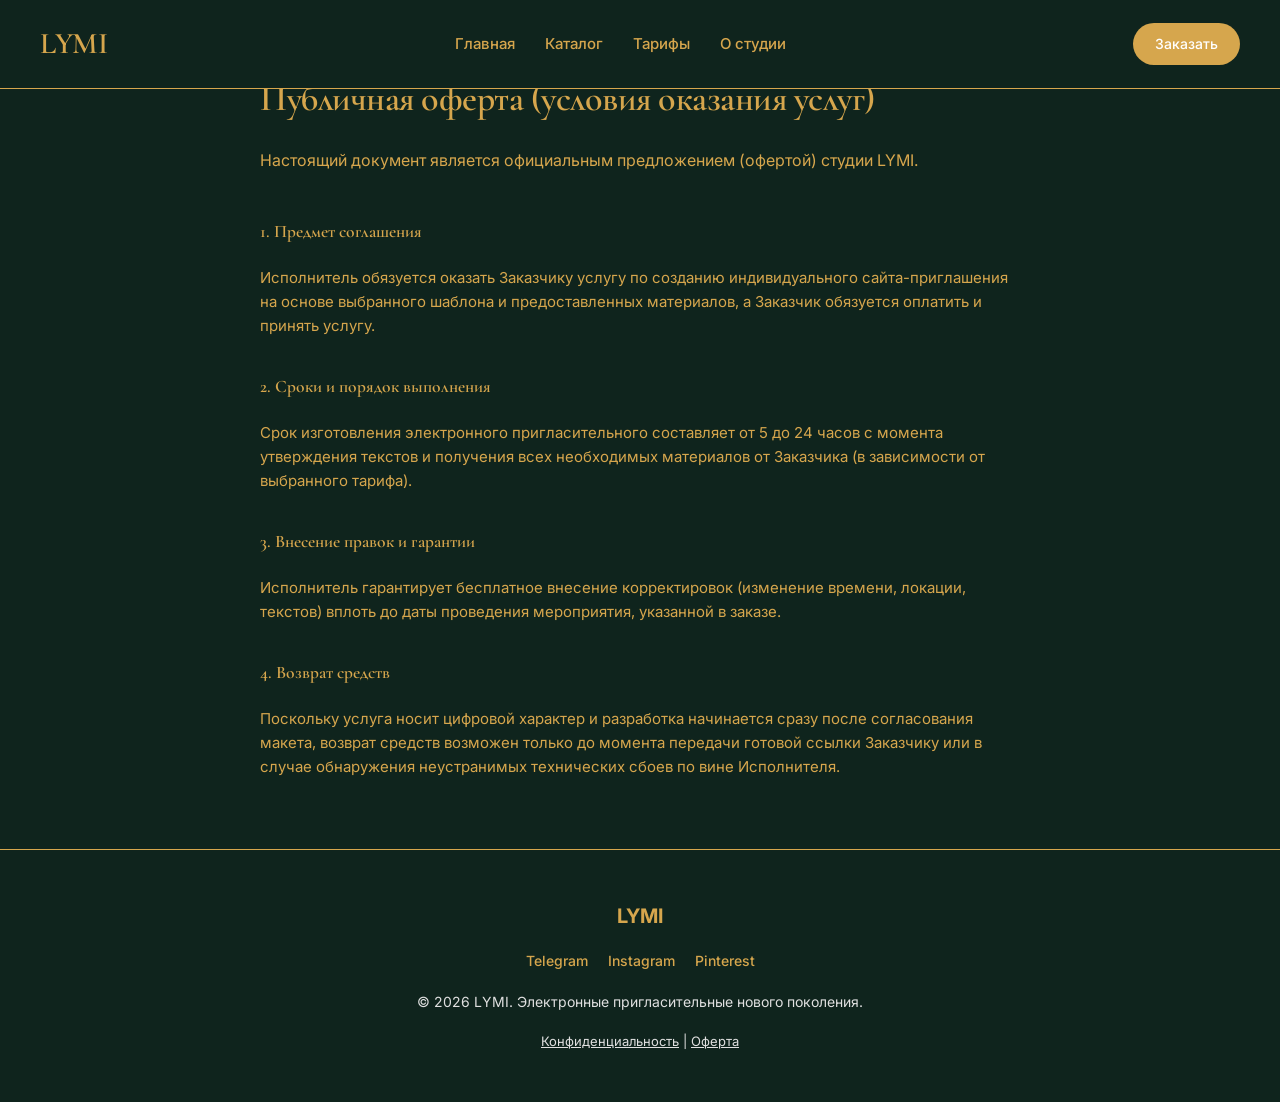
<file: offer.html>
<!DOCTYPE html>
<html lang="ru">
<head>
    <meta charset="UTF-8">
    <meta name="viewport" content="width=device-width, initial-scale=1.0">
    <title>Публичная оферта — LYMI</title>
    <link href="https://fonts.googleapis.com/css2?family=Cormorant+Garamond:ital,wght@0,400;0,600;1,400&family=Inter:wght@400;500;600&display=swap" rel="stylesheet">
    <link rel="stylesheet" href="style.css">
</head>
<body>

    <header>
        <div class="logo"><a href="index.html" style="text-decoration: none; color: inherit;">LYMI</a></div>

        <button class="burger-btn" id="menuToggle" aria-label="Открыть меню">
            <span></span>
            <span></span>
            <span></span>
        </button>

        <nav id="mainNav">
            <a href="index.html">Главная</a>
            <a href="catalog.html">Каталог</a>
            <a href="tariffs.html">Тарифы</a>
            <a href="about.html">О студии</a>
        </nav>

        <div class="header-actions">
            <a href="index.html#order" class="btn-header">Заказать</a>
        </div>
    </header>

    <main class="container page-start" style="max-width: 800px; text-align: left;">
        <h1 class="section-title" style="text-align: left; margin-bottom: 20px;">Публичная оферта (условия оказания услуг)</h1>
        <p style="color: var(--gray); margin-bottom: 30px;">Настоящий документ является официальным предложением (офертой) студии LYMI.</p>

        <div style="display: flex; flex-direction: column; gap: 20px; font-size: 15px; color: var(--gray);">
            <h3 style="color: var(--primary); margin-top: 15px;">1. Предмет соглашения</h3>
            <p>Исполнитель обязуется оказать Заказчику услугу по созданию индивидуального сайта-приглашения на основе выбранного шаблона и предоставленных материалов, а Заказчик обязуется оплатить и принять услугу.</p>

            <h3 style="color: var(--primary); margin-top: 15px;">2. Сроки и порядок выполнения</h3>
            <p>Срок изготовления электронного пригласительного составляет от 5 до 24 часов с момента утверждения текстов и получения всех необходимых материалов от Заказчика (в зависимости от выбранного тарифа).</p>

            <h3 style="color: var(--primary); margin-top: 15px;">3. Внесение правок и гарантии</h3>
            <p>Исполнитель гарантирует бесплатное внесение корректировок (изменение времени, локации, текстов) вплоть до даты проведения мероприятия, указанной в заказе.</p>

            <h3 style="color: var(--primary); margin-top: 15px;">4. Возврат средств</h3>
            <p>Поскольку услуга носит цифровой характер и разработка начинается сразу после согласования макета, возврат средств возможен только до момента передачи готовой ссылки Заказчику или в случае обнаружения неустранимых технических сбоев по вине Исполнителя.</p>
        </div>
    </main>

    <footer>
        <div class="footer-content">
            <div class="footer-logo">LYMI</div>
            <div class="footer-socials">
                <a href="https://t.me/LYMI_INVITATION" target="_blank" rel="noopener">Telegram</a>
                <a href="https://www.instagram.com/lymi_invitation?stkn=MW12d21yZmVzbjhiMQ==" target="_blank" rel="noopener">Instagram</a>
                <a href="https://ru.pinterest.com/linaymi0115/" target="_blank" rel="noopener">Pinterest</a>
            </div>
            <p>&copy; 2026 LYMI. Электронные пригласительные нового поколения.</p>
            <p style="font-size: 13px;">
                <a href="privacy.html" style="color: inherit; text-decoration: underline;">Конфиденциальность</a> |
                <a href="offer.html" style="color: inherit; text-decoration: underline;">Оферта</a>
            </p>
        </div>
    </footer>
    <script src="script.js"></script>
</body>
</html>
</file>
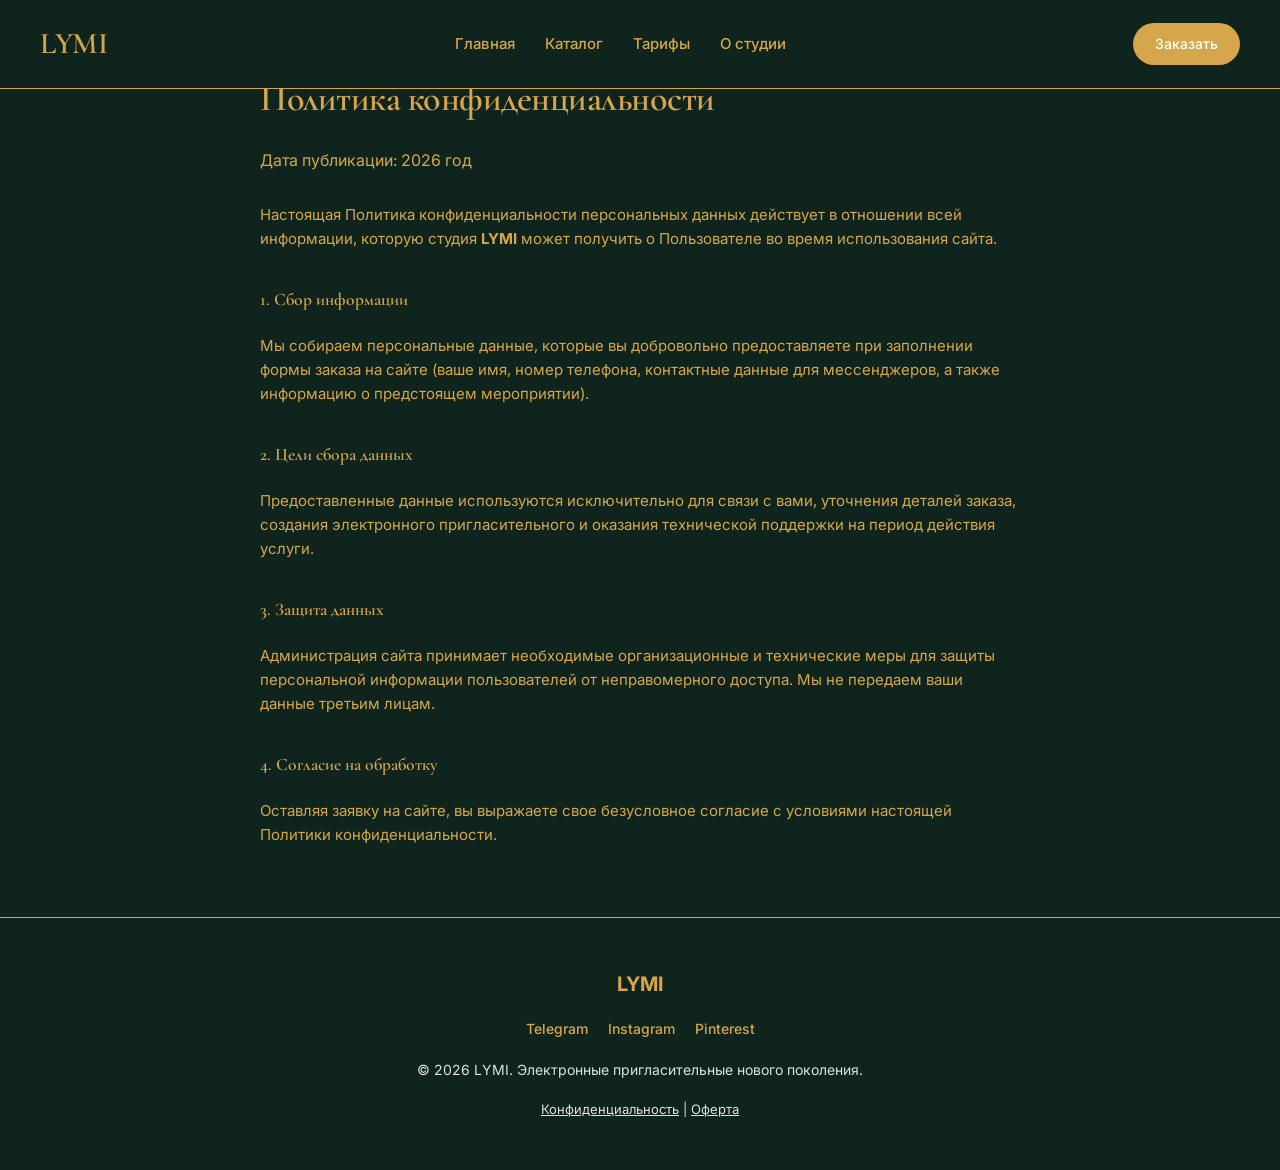
<file: privacy.html>
<!DOCTYPE html>
<html lang="ru">
<head>
    <meta charset="UTF-8">
    <meta name="viewport" content="width=device-width, initial-scale=1.0">
    <title>Политика конфиденциальности — LYMI</title>
    <link href="https://fonts.googleapis.com/css2?family=Cormorant+Garamond:ital,wght@0,400;0,600;1,400&family=Inter:wght@400;500;600&display=swap" rel="stylesheet">
    <link rel="stylesheet" href="style.css">
</head>
<body>

    <header>
        <div class="logo"><a href="index.html" style="text-decoration: none; color: inherit;">LYMI</a></div>

        <button class="burger-btn" id="menuToggle" aria-label="Открыть меню">
            <span></span>
            <span></span>
            <span></span>
        </button>

        <nav id="mainNav">
            <a href="index.html">Главная</a>
            <a href="catalog.html">Каталог</a>
            <a href="tariffs.html">Тарифы</a>
            <a href="about.html">О студии</a>
        </nav>

        <div class="header-actions">
            <a href="index.html#order" class="btn-header">Заказать</a>
        </div>
    </header>

    <main class="container page-start" style="max-width: 800px; text-align: left;">
        <h1 class="section-title" style="text-align: left; margin-bottom: 20px;">Политика конфиденциальности</h1>
        <p style="color: var(--gray); margin-bottom: 30px;">Дата публикации: 2026 год</p>

        <div style="display: flex; flex-direction: column; gap: 20px; font-size: 15px; color: var(--gray);">
            <p>Настоящая Политика конфиденциальности персональных данных действует в отношении всей информации, которую студия <strong>LYMI</strong> может получить о Пользователе во время использования сайта.</p>
            
            <h3 style="color: var(--primary); margin-top: 15px;">1. Сбор информации</h3>
            <p>Мы собираем персональные данные, которые вы добровольно предоставляете при заполнении формы заказа на сайте (ваше имя, номер телефона, контактные данные для мессенджеров, а также информацию о предстоящем мероприятии).</p>

            <h3 style="color: var(--primary); margin-top: 15px;">2. Цели сбора данных</h3>
            <p>Предоставленные данные используются исключительно для связи с вами, уточнения деталей заказа, создания электронного пригласительного и оказания технической поддержки на период действия услуги.</p>

            <h3 style="color: var(--primary); margin-top: 15px;">3. Защита данных</h3>
            <p>Администрация сайта принимает необходимые организационные и технические меры для защиты персональной информации пользователей от неправомерного доступа. Мы не передаем ваши данные третьим лицам.</p>

            <h3 style="color: var(--primary); margin-top: 15px;">4. Согласие на обработку</h3>
            <p>Оставляя заявку на сайте, вы выражаете свое безусловное согласие с условиями настоящей Политики конфиденциальности.</p>
        </div>
    </main>

    <footer>
        <div class="footer-content">
            <div class="footer-logo">LYMI</div>
            <div class="footer-socials">
                <a href="https://t.me/LYMI_INVITATION" target="_blank" rel="noopener">Telegram</a>
                <a href="https://www.instagram.com/lymi_invitation?stkn=MW12d21yZmVzbjhiMQ==" target="_blank" rel="noopener">Instagram</a>
                <a href="https://ru.pinterest.com/linaymi0115/" target="_blank" rel="noopener">Pinterest</a>
            </div>
            <p>&copy; 2026 LYMI. Электронные пригласительные нового поколения.</p>
            <p style="font-size: 13px;">
                <a href="privacy.html" style="color: inherit; text-decoration: underline;">Конфиденциальность</a> |
                <a href="offer.html" style="color: inherit; text-decoration: underline;">Оферта</a>
            </p>
        </div>
    </footer>
    <script src="script.js"></script>
</body>
</html>
</file>
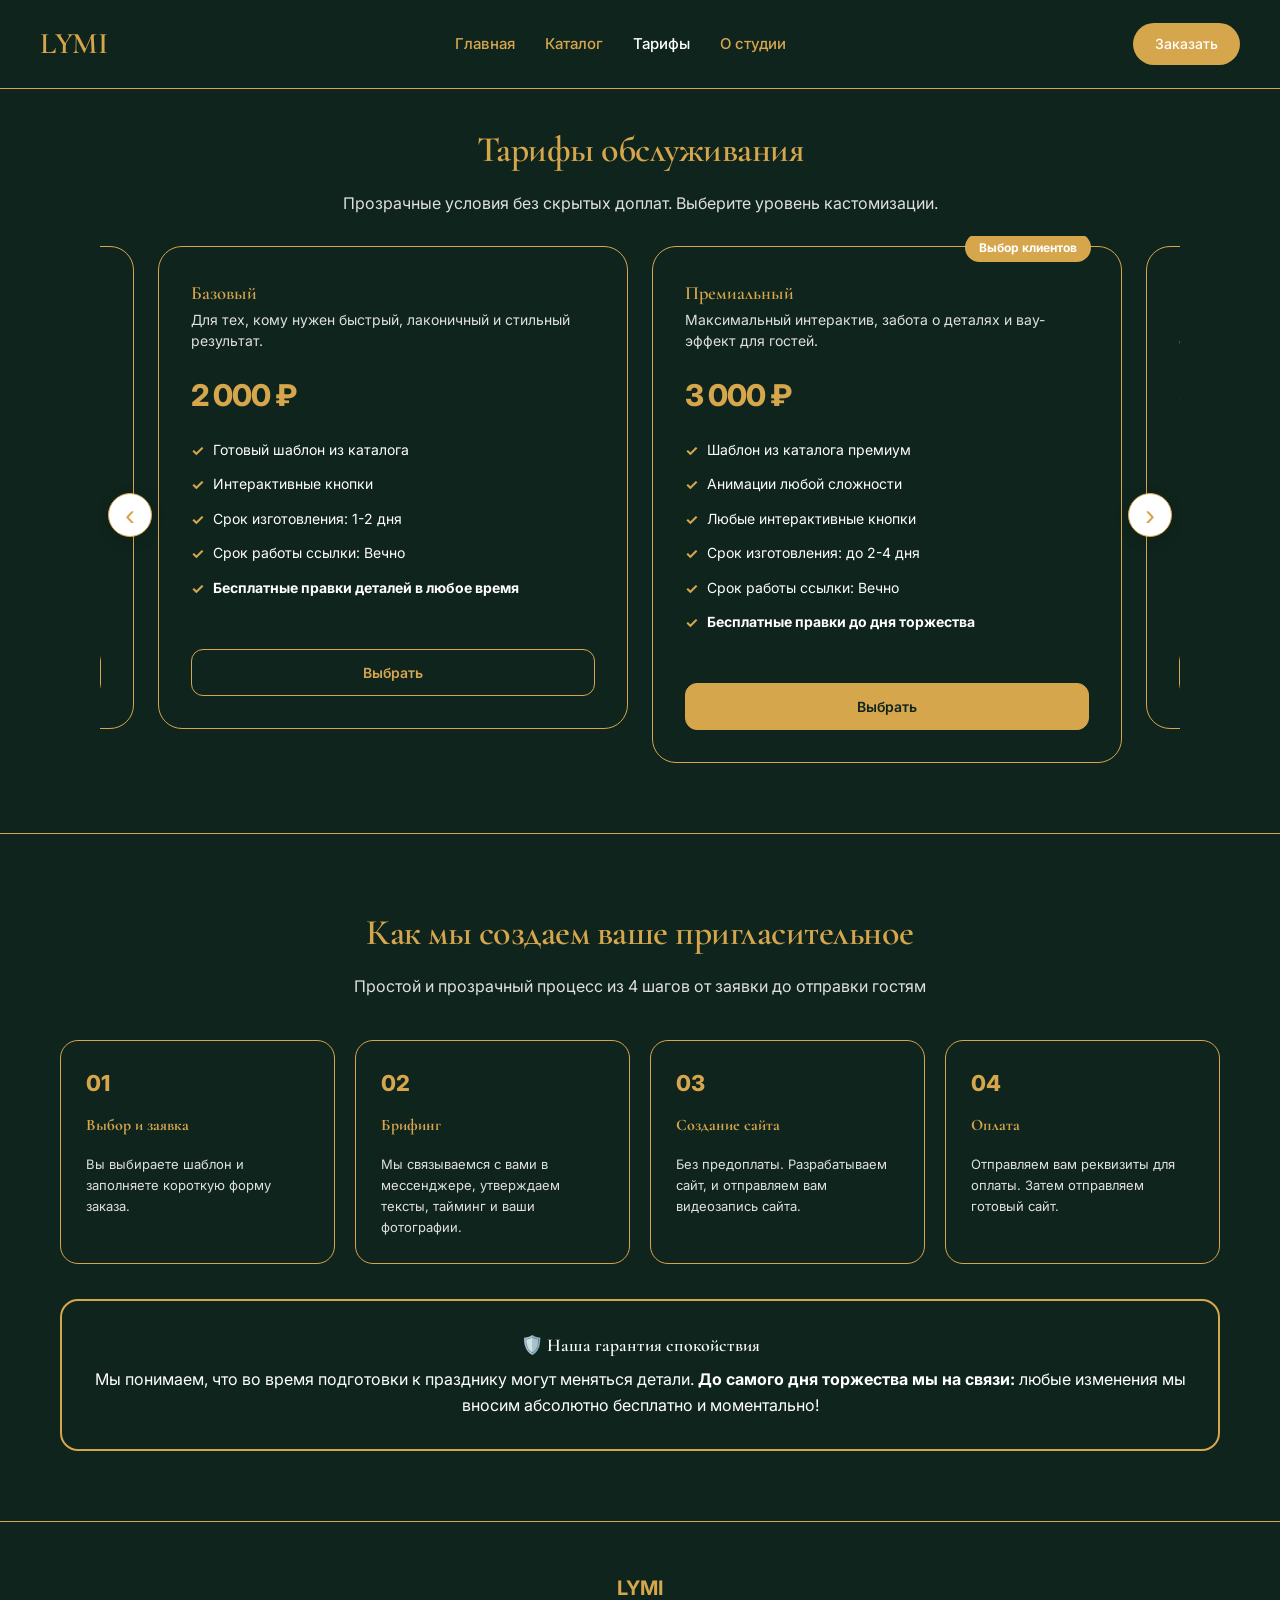
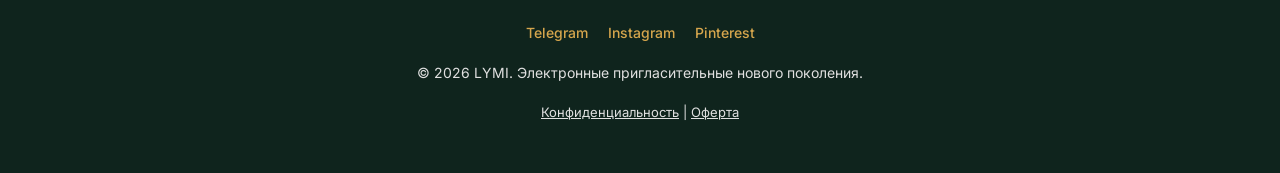
<file: tariffs.html>
<!DOCTYPE html>
<html lang="ru">
<head>
    <meta charset="UTF-8">
    <meta name="viewport" content="width=device-width, initial-scale=1.0">
    <title>Тарифы и этапы работы — LYMI</title>
    <link href="https://fonts.googleapis.com/css2?family=Cormorant+Garamond:ital,wght@0,400;0,600;1,400&family=Inter:wght@400;500;600&display=swap" rel="stylesheet">
    <link rel="stylesheet" href="style.css">
    <style>
        .tariffs-carousel-wrapper{position:relative;width:min(100%,1080px);margin:0 auto;padding:10px 58px 30px;box-sizing:border-box;overflow:hidden}
        .tariffs-grid{display:flex;gap:24px;width:100%;margin:0;padding:0;transition:transform .45s ease;will-change:transform}
        .tariff-card{flex:0 0 100%;width:100%;min-width:0;max-width:none;box-sizing:border-box;margin:0}
        @media (min-width:768px){.tariff-card{flex-basis:calc((100% - 24px)/2)}}
        .tariff-card .select-btn{box-sizing:border-box;width:100%;margin-top:20px;font-family:inherit;cursor:pointer;appearance:none;-webkit-appearance:none}
        .tariff-card .select-btn.tariff-btn-outline{border:1px solid var(--tariff-btn-outline-border);color:var(--tariff-btn-outline-text);background:transparent}
        .tariff-card .select-btn.tariff-btn-primary{border:1px solid var(--tariff-btn-primary-bg);color:var(--tariff-btn-primary-text);background:var(--tariff-btn-primary-bg)}
        .carousel-arrow{position:absolute;top:50%;transform:translateY(-50%);z-index:30;width:44px;height:44px;padding:0;border:1px solid var(--carousel-arrow-border,#D6A64D);border-radius:50%;background:var(--carousel-arrow-bg,#fff);color:var(--carousel-arrow-icon,#D6A64D);display:flex;align-items:center;justify-content:center;font-family:Arial,sans-serif;font-size:30px;font-weight:300;line-height:1;cursor:pointer;box-shadow:0 4px 15px rgba(0,0,0,.12)}
        .carousel-arrow.prev{left:8px}.carousel-arrow.next{right:8px}.carousel-arrow:hover{opacity:.9}
        .carousel-dots{display:flex;justify-content:center;align-items:center;gap:8px;margin-top:15px}
        .dot{width:8px;height:8px;padding:0;border:none;border-radius:50%;background:#d1d5db;cursor:pointer;transition:background .2s,width .2s}
        .dot.active{width:24px;border-radius:4px;background:var(--primary)}
        @media (min-width:768px){.carousel-dots{display:none}}
        @media (max-width:767px){.tariffs-carousel-wrapper{width:100%;padding-left:50px;padding-right:50px}.carousel-arrow{width:40px;height:40px;font-size:28px}.carousel-arrow.prev{left:4px}.carousel-arrow.next{right:4px}}

        /* ФИНАЛЬНАЯ КОРРЕКТИРОВКА МОБИЛЬНОЙ КАРУСЕЛИ ТАРИФОВ */
        .tariffs-grid {
            align-items: flex-start !important;
        }

        .tariff-card {
            height: auto !important;
            min-height: 0 !important;
            align-self: flex-start !important;
        }

        /* Кнопка отправки заявки — в стиле LYMI, без системной синей кнопки */
        .modal-submit {
            display: flex !important;
            align-items: center;
            justify-content: center;
            width: 100%;
            min-height: 48px;
            padding: 13px 20px;
            margin-top: 4px;
            box-sizing: border-box;
            border: 1px solid var(--accent, #D6A64D) !important;
            border-radius: 12px;
            background: var(--accent, #D6A64D) !important;
            color: var(--page-bg-color, #0F241D) !important;
            font-family: 'Inter', sans-serif !important;
            font-size: 15px;
            font-weight: 600;
            line-height: 1.2;
            cursor: pointer;
            appearance: none;
            -webkit-appearance: none;
            box-shadow: none;
            text-align: center;
        }

        .modal-submit:hover {
            opacity: .9;
        }

        .modal-submit span {
            display: inline-block;
        }

        @media (max-width: 767px) {
            .tariffs-grid {
                align-items: flex-start !important;
            }

            .tariff-card {
                flex-basis: 100% !important;
                height: auto !important;
                min-height: 0 !important;
            }
        }
    </style>
</head>
<body>

    <header>
        <div class="logo"><a href="index.html" style="text-decoration: none; color: inherit;">LYMI</a></div>

        <button class="burger-btn" id="menuToggle" aria-label="Открыть меню">
            <span></span>
            <span></span>
            <span></span>
        </button>

        <nav id="mainNav">
            <a href="index.html">Главная</a>
            <a href="catalog.html">Каталог</a>
            <a href="tariffs.html" class="active">Тарифы</a>
            <a href="about.html">О студии</a>
        </nav>

        <div class="header-actions">
            <a href="index.html#order" class="btn-header">Заказать</a>
        </div>
    </header>

    <section class="tariffs-section page-start" style="padding-top: 120px;">
        <div class="container" style="padding-top: 0; padding-bottom: 40px;">
            <div class="section-header" style="margin-bottom: 20px;">
                <h2 class="section-title">Тарифы обслуживания</h2>
                <p class="section-subtitle">Прозрачные условия без скрытых доплат. Выберите уровень кастомизации.</p>
            </div>

            <div class="tariffs-carousel-wrapper">
                <button class="carousel-arrow prev" id="prevBtn" aria-label="Назад">‹</button>
                <button class="carousel-arrow next" id="nextBtn" aria-label="Вперед">›</button>

                <div class="tariffs-grid" id="tariffsTrack">
                    <div class="tariff-card">
                        <div>
                            <h3>Базовый</h3>
                            <p class="tariff-desc">Для тех, кому нужен быстрый, лаконичный и стильный результат.</p>
                            <div class="tariff-price">2 000 ₽</div>
                            <ul class="tariff-list">
                                <li>Готовый шаблон из каталога</li>
                                <li>Интерактивные кнопки</li>
                                <li>Срок изготовления: 1-2 дня</li>
                                <li>Срок работы ссылки: Вечно</li>
                                <li><strong style="color:var(--primary);">Бесплатные правки деталей в любое время</strong></li>
                            </ul>
                        </div>
                        <button type="button" class="select-btn tariff-btn-outline open-order-modal" data-product="Тариф: Базовый 2 000 ₽">Выбрать</button>
                    </div>

                    <div class="tariff-card popular">
                        <span class="badge">Выбор клиентов</span>
                        <div>
                            <h3>Премиальный</h3>
                            <p class="tariff-desc">Максимальный интерактив, забота о деталях и вау-эффект для гостей.</p>
                            <div class="tariff-price">3 000 ₽</div>
                            <ul class="tariff-list">
                                <li>Шаблон из каталога премиум</li>
                                <li>Анимации любой сложности</li>
                                <li>Любые интерактивные кнопки</li>
                                <li>Срок изготовления: до 2-4 дня</li>
                                <li>Срок работы ссылки: Вечно</li>
                                <li><strong style="color:var(--primary);">Бесплатные правки до дня торжества</strong></li>
                            </ul>
                        </div>
                        <button type="button" class="select-btn tariff-btn-primary open-order-modal" data-product="Тариф: Премиальный 3 000 ₽">Выбрать</button>
                    </div>

                    <div class="tariff-card">
                        <div>
                            <h3>Индивидуальный</h3>
                            <p class="tariff-desc">Эксклюзивный дизайн-проект под концепцию вашего события.</p>
                            <div class="tariff-price">5 000 ₽</div>
                            <ul class="tariff-list">
                                <li>Уникальный дизайн под концепцию</li>
                                <li>Любой сложности анимации и кастомные элементы</li>
                                <li>Неограниченные правки на этапе создания</li>
                                <li>Сроки изготовления: 4-6 дней</li>
                                <li><strong style="color:var(--primary);">Полная поддержка до конца события</strong></li>
                            </ul>
                        </div>
                        <button type="button" class="select-btn tariff-btn-outline open-order-modal" data-product="Тариф: Индивидуальный 5 000 ₽">Выбрать</button>
                    </div>
                </div>

                <div class="carousel-dots" id="carouselDots">
                    <button class="dot" data-index="0"></button>
                    <button class="dot active" data-index="1"></button>
                    <button class="dot" data-index="2"></button>
                </div>
            </div>
        </div>
    </section>

    <section class="container">
        <div class="section-header">
            <h2 class="section-title">Как мы создаем ваше пригласительное</h2>
            <p class="section-subtitle">Простой и прозрачный процесс из 4 шагов от заявки до отправки гостям</p>
        </div>

        <div class="steps-grid">
            <div class="step-card">
                <span class="step-number">01</span>
                <h3>Выбор и заявка</h3>
                <p>Вы выбираете шаблон и заполняете короткую форму заказа.</p>
            </div>
            <div class="step-card">
                <span class="step-number">02</span>
                <h3>Брифинг</h3>
                <p>Мы связываемся с вами в мессенджере, утверждаем тексты, тайминг и ваши фотографии.</p>
            </div>
            <div class="step-card">
                <span class="step-number">03</span>
                <h3>Создание сайта</h3>
                <p>Без предоплаты. Разрабатываем сайт, и отправляем вам видеозапись сайта.</p>
            </div>
            <div class="step-card">
                <span class="step-number">04</span>
                <h3>Оплата</h3>
                <p>Отправляем вам реквизиты для оплаты. Затем отправляем готовый сайт.</p>
            </div>
        </div>

        <div class="guarantee-box">
            <h3>🛡️ Наша гарантия спокойствия</h3>
            <p>Мы понимаем, что во время подготовки к празднику могут меняться детали. <strong>До самого дня торжества мы на связи:</strong> любые изменения мы вносим абсолютно бесплатно и моментально!</p>
        </div>
    </section>

    <!-- Модальное окно заказа -->
    <div class="modal-overlay" id="orderModal" aria-hidden="true">
        <div class="modal-content" role="dialog" aria-modal="true" aria-labelledby="orderModalTitle">
            <button type="button" class="modal-close" id="modalClose" aria-label="Закрыть">✕</button>
            <h2 id="orderModalTitle" class="modal-title">Оформить заказ</h2>
            <p class="modal-subtitle">Заполните данные, и я свяжусь с вами для обсуждения деталей.</p>
            <form action="https://lymiinvitation.awsjfe.workers.dev/" method="POST" id="orderModalForm" data-lymi-order-form>
                <div class="form-group">
                    <label>Имя</label>
                    <input type="text" name="name" placeholder="Например, Анна" required>
                </div>
                <div class="form-group">
                    <label>Мессенджер</label>
                    <select name="messenger" required>
                        <option value="" disabled selected>Выберите мессенджер</option>
                        <option value="Telegram">Telegram</option>
                        <option value="WhatsApp">WhatsApp</option>
                        <option value="Instagram">Instagram</option>
                    </select>
                </div>
                <div class="form-group">
                    <label>Ник / телефон</label>
                    <input type="text" name="contact_handle" placeholder="@username или ваш номер телефона" required>
                </div>
                <div class="form-group">
                    <label>Выбрать тариф</label>
                    <select name="tariff" id="tariff-select" required>
                        <option value="" disabled selected>Нажмите, чтобы выбрать тариф</option>
                        <option value="Базовый 2 000 ₽">Базовый 2 000 ₽</option>
                        <option value="Премиальный 3 000 ₽">Премиальный 3 000 ₽</option>
                        <option value="Индивидуальный 5 000 ₽">Индивидуальный 5 000 ₽</option>
                    </select>
                </div>
                <div class="form-group">
                    <label>Выбрать шаблон</label>
                    <select name="template" id="template-select" required disabled>
                        <option value="" disabled selected>Сначала выберите тариф</option>
                    </select>
                </div>
                <button type="submit" class="modal-submit">Отправить заявку</button>
                <p style="font-size: 11px; color: var(--gray); text-align: center; margin-top: 12px; line-height: 1.4;">
                    Нажимая кнопку, вы соглашаетесь с <a href="privacy.html" style="color: var(--accent);">Политикой конфиденциальности</a>.
                </p>
            </form>
        </div>
    </div>

    <footer>
        <div class="footer-content">
            <div class="footer-logo">LYMI</div>
            <div class="footer-socials">
                <a href="https://t.me/LYMI_INVITATION" target="_blank" rel="noopener">Telegram</a>
                <a href="https://www.instagram.com/lymi_invitation?stkn=MW12d21yZmVzbjhiMQ==" target="_blank" rel="noopener">Instagram</a>
                <a href="https://ru.pinterest.com/linaymi0115/" target="_blank" rel="noopener">Pinterest</a>
            </div>
            <p>&copy; 2026 LYMI. Электронные пригласительные нового поколения.</p>
            <p style="font-size: 13px;">
                <a href="privacy.html" style="color: inherit; text-decoration: underline;">Конфиденциальность</a> |
                <a href="offer.html" style="color: inherit; text-decoration: underline;">Оферта</a>
            </p>
        </div>
    </footer>

    <script src="script.js"></script>
    <script>
        document.addEventListener('DOMContentLoaded', function () {
            // Данные шаблонов для каждого тарифа
            const templatesByTariff = {
                'Базовый 2 000 ₽': [
                    'Базовый №1', 'Базовый №2', 'Базовый №3', 'Базовый №4',
                    'Базовый №5', 'Базовый №6', 'Базовый №7', 'Базовый №8',
                    'Базовый №9', 'Базовый №10', 'Базовый №11'
                ],
                'Премиальный 3 000 ₽': [
                    'Премиум №1', 'Премиум №2'
                ],
                'Индивидуальный 5 000 ₽': [
                    'Индивидуальный'
                ]
            };

            // Функция обновления списка шаблонов
            function updateTemplateOptions(tariffSelect, templateSelect, selectedTemplateValue = '') {
                if (!tariffSelect || !templateSelect) return;

                const selectedTariff = tariffSelect.value;
                const templates = templatesByTariff[selectedTariff] || [];

                templateSelect.innerHTML = '<option value="" disabled selected>Нажмите, чтобы выбрать шаблон</option>';

                if (templates.length > 0) {
                    templateSelect.disabled = false;
                    templates.forEach(function (tpl) {
                        const opt = document.createElement('option');
                        opt.value = tpl;
                        opt.textContent = tpl;
                        if (tpl === selectedTemplateValue) {
                            opt.selected = true;
                        }
                        templateSelect.appendChild(opt);
                    });
                } else {
                    templateSelect.disabled = true;
                }
            }

            // Связываем событие изменения тарифа
            const tariffSelect = document.getElementById('tariff-select');
            const templateSelect = document.getElementById('template-select');
            if (tariffSelect && templateSelect) {
                tariffSelect.addEventListener('change', function () {
                    updateTemplateOptions(tariffSelect, templateSelect);
                });
            }

            const track = document.getElementById('tariffsTrack');
            const wrapper = document.querySelector('.tariffs-carousel-wrapper');
            const prevBtn = document.getElementById('prevBtn');
            const nextBtn = document.getElementById('nextBtn');
            const dots = Array.from(document.querySelectorAll('.dot'));
            if (!track || !wrapper || !prevBtn || !nextBtn) return;
            const originalCards = Array.from(track.children);
            const total = originalCards.length;
            let visibleCount = 1, currentIndex = 0, isMoving = false;
            function getVisibleCount(){return window.innerWidth>=768?2:1}
            function getStep(){const card=track.children[0];if(!card)return 0;const gap=parseFloat(getComputedStyle(track).gap)||0;return card.getBoundingClientRect().width+gap}
            function moveTo(index,animate=true){const step=getStep();if(!step)return;track.style.transition=animate?'transform .45s ease':'none';track.style.transform=`translate3d(${-index*step}px,0,0)`}
            function updateDots(){const real=((currentIndex-visibleCount)%total+total)%total;dots.forEach((d,i)=>d.classList.toggle('active',i===real))}
            function buildCarousel(){track.innerHTML='';visibleCount=getVisibleCount();originalCards.slice(-visibleCount).forEach(c=>track.appendChild(c.cloneNode(true)));originalCards.forEach(c=>track.appendChild(c.cloneNode(true)));originalCards.slice(0,visibleCount).forEach(c=>track.appendChild(c.cloneNode(true)));currentIndex=visibleCount;requestAnimationFrame(()=>moveTo(currentIndex,false));updateDots()}
            function go(direction){if(isMoving)return;isMoving=true;currentIndex+=direction;moveTo(currentIndex,true);updateDots();setTimeout(()=>{if(currentIndex>=visibleCount+total)currentIndex-=total;else if(currentIndex<visibleCount)currentIndex+=total;moveTo(currentIndex,false);updateDots();isMoving=false},470)}
            nextBtn.addEventListener('click',()=>go(1));prevBtn.addEventListener('click',()=>go(-1));
            dots.forEach((dot,index)=>dot.addEventListener('click',()=>{if(isMoving)return;const real=((currentIndex-visibleCount)%total+total)%total;if(index===real)return;let delta=index-real;if(delta>total/2)delta-=total;if(delta<-total/2)delta+=total;isMoving=true;currentIndex+=delta;moveTo(currentIndex,true);updateDots();setTimeout(()=>{if(currentIndex>=visibleCount+total)currentIndex-=total;if(currentIndex<visibleCount)currentIndex+=total;moveTo(currentIndex,false);updateDots();isMoving=false},470)}));
            let resizeTimer;window.addEventListener('resize',()=>{clearTimeout(resizeTimer);resizeTimer=setTimeout(()=>{buildCarousel();isMoving=false},120)});
            buildCarousel();

            // Делегированный обработчик выбора тарифа
            document.addEventListener('click', function (event) {
                const button = event.target.closest('.tariff-card .open-order-modal');
                if (!button) return;

                event.preventDefault();
                event.stopPropagation();

                const modal = document.getElementById('orderModal');
                if (!modal) return;

                const product = button.getAttribute('data-product') || '';
                const tariff = product.replace(/^Тариф:\s*/, '').trim();

                if (tariffSelect) {
                    const option = Array.from(tariffSelect.options).find(function (option) {
                        return option.value === tariff || option.textContent.trim() === tariff;
                    });
                    if (option) {
                        tariffSelect.value = option.value;
                        updateTemplateOptions(tariffSelect, templateSelect);
                    }
                }

                modal.classList.add('active');
                modal.style.display = 'flex';
                modal.setAttribute('aria-hidden', 'false');
                document.body.classList.add('modal-open');
            });

            // Закрытие модального окна.
            document.addEventListener('click', function (event) {
                const modal = document.getElementById('orderModal');
                if (!modal) return;

                if (event.target.closest('#modalClose, #closeModal')) {
                    modal.classList.remove('active');
                    modal.style.display = '';
                    modal.setAttribute('aria-hidden', 'true');
                    document.body.classList.remove('modal-open');
                }

                if (event.target === modal) {
                    modal.classList.remove('active');
                    modal.style.display = '';
                    modal.setAttribute('aria-hidden', 'true');
                    document.body.classList.remove('modal-open');
                }
            });

            document.addEventListener('keydown', function (event) {
                const modal = document.getElementById('orderModal');
                if (event.key === 'Escape' && modal && modal.classList.contains('active')) {
                    modal.classList.remove('active');
                    modal.style.display = '';
                    modal.setAttribute('aria-hidden', 'true');
                    document.body.classList.remove('modal-open');
                }
            });
        });
    </script>
</body>
</html>
</file>
<file: style.css>
/* ========================================================================== */
/* ПЕРСОНАЛЬНЫЕ НАСТРОЙКИ ЦВЕТОВ ДЛЯ КАЖДОГО ЭЛЕМЕНТА ПО ОТДЕЛЬНОСТИ          */
/* Теперь каждый элемент управляется строго своей собственной переменной.    */
/* ========================================================================== */
:root {
    /* --- 1. Глобальный фон страницы и сброс --- */
    --page-bg-color: #0F241D;
    /* Цвет фона всей страницы */
    --page-text-color: #D6A64D;
    /* Цвет текста на странице по умолчанию */

    /* --- 2. Шапка сайта (Header) --- */
    --header-bg-color: #0F241D;
    /* Фоновый цвет шапки */
    --header-border-color: #D6A64D;
    /* Цвет линии под шапкой */
    --header-logo-color: #D6A64D;
    /* Цвет текста логотипа в шапке */
    --header-link-color: #D6A64D;
    /* Цвет обычных ссылок в меню шапки */
    --header-link-hover-color: #ffffff;
    /* Цвет ссылок в меню при наведении */
    --header-btn-bg: #D6A64D;
    /* Цвет фона кнопки «Заказать» в шапке */
    --header-btn-text: #FFFFFF;
    /* Цвет текста кнопки «Заказать» в шапке */
    --header-btn-hover-bg: #ffffff;
    /* Цвет фона кнопки при наведении */
    --header-btn-hover-text: #0F241D;
    /* Цвет текста кнопки при наведении */
    --burger-line-color: #D6A64D;
    /* Цвет полосок мобильной кнопки (бургера) */

    /* --- 3. Главный экран (Hero) --- */
    --hero-bg-color: #0F241D;
    /* Цвет фона главного экрана */
    --hero-border-color: #D6A64D;
    /* Цвет нижней границы главного экрана */
    --hero-title-color: #D6A64D;
    /* Цвет главного заголовка (H1) */
    --hero-desc-color: #E0E0E0;
    /* Цвет текста описания под заголовком */
    --hero-btn-primary-bg: #D6A64D;
    /* Цвет фона главной кнопки */
    --hero-btn-primary-text: #FFFFFF;
    /* Цвет текста главной кнопки */
    --hero-btn-primary-hover-bg: #ffffff;
    /* Цвет фона главной кнопки при наведении */
    --hero-btn-primary-hover-text: #0F241D;
    /* Цвет текста главной кнопки при наведении */
    --hero-btn-subtle-bg: #FFFFFF;
    /* Цвет фона второй кнопки */
    --hero-btn-subtle-text: #D6A64D;
    /* Цвет текста второй кнопки */
    --hero-btn-subtle-border: #D6A64D;
    /* Цвет рамки второй кнопки */
    --hero-btn-subtle-hover-bg: #0F241D;
    /* Цвет фона второй кнопки при наведении */
    --hero-btn-subtle-hover-text: #ffffff;
    /* Цвет текста второй кнопки при наведении */

    /* --- 4. Заголовки секций --- */
    --section-badge-color: #D6A64D;
    /* Цвет маленькой надписи над заголовком */
    --section-title-color: #D6A64D;
    /* Цвет основного заголовка секции (H2) */
    --section-subtitle-color: #E0E0E0;
    /* Цвет текста подзаголовка секции */

    /* --- 5. Карточки (Шаблоны / Товары) --- */
    --card-bg-color: #0F241D;
    /* Цвет фона карточки */
    --card-border-color: #D6A64D;
    /* Цвет внешней рамки карточки */
    --card-tag-bg: rgba(255, 255, 255, 0.9);
    /* Цвет фона плашки (тега) на картинке */
    --card-tag-text: #0F241D;
    /* Цвет текста тега на картинке */
    --card-title-color: #D6A64D;
    /* Цвет заголовка внутри карточки */
    --card-desc-color: #E0E0E0;
    /* Цвет описания внутри карточки */
    --card-price-color: #D6A64D;
    /* Цвет цены в карточке */
    --card-btn-outline-bg: #FFFFFF;
    /* Цвет фона кнопки превью */
    --card-btn-outline-text: #D6A64D;
    /* Цвет текста кнопки превью */
    --card-btn-outline-border: #D6A64D;
    /* Цвет рамки кнопки превью */
    --card-btn-primary-bg: #D6A64D;
    /* Цвет фона кнопки выбора/купить */
    --card-btn-primary-text: #FFFFFF;
    /* Цвет текста кнопки выбора/купить */
    --catalog-link-bg: #0F241D;
    /* Цвет фона ссылки «Смотреть все шаблоны» */
    --catalog-link-border: #D6A64D;
    /* Цвет рамки ссылки */
    --catalog-link-text: #D6A64D;
    /* Цвет текста ссылки */

    /* --- 5.1. Страница Каталога (Элементы фильтров и карточек) --- */
    --catalog-hero-bg: #0F241D;
    /* Цвет фона секции шапки каталога */
    --catalog-title-color: #D6A64D;
    /* Цвет заголовка каталога */
    --catalog-subtitle-color: #E0E0E0;
    /* Цвет подзаголовка каталога */
    --catalog-tabs-bg: #f1f3f5;
    /* Цвет подложки вкладок тарифов в каталоге */
    --catalog-tab-btn-text: #D6A64D;
    /* Цвет текста неактивной вкладки тарифа */
    --catalog-tab-btn-active-bg: #ffffff;
    /* Цвет фона активной вкладки тарифа */
    --catalog-tab-btn-active-text: #0F241D;
    /* Цвет текста активной вкладки тарифа */
    --catalog-filter-btn-text: #D6A64D;
    /* Цвет текста кнопок фильтра событий */
    --catalog-filter-btn-hover: #ffffff;
    /* Цвет текста кнопки фильтра при наведении/активности */
    --catalog-filter-divider-color: #d1d5db;
    /* Цвет разделительной палочки (|) в фильтрах */
    --catalog-meta-info-color: #888;
    /* Цвет мелкой мета-информации под карточкой */

    /* --- 6. Стрелочки карусели --- */
    --carousel-arrow-bg: #FFFFFF;
    /* Цвет фона стрелочки */
    --carousel-arrow-border: #D6A64D;
    /* Цвет рамки стрелочки */
    --carousel-arrow-icon: #D6A64D;
    /* Цвет значка стрелочки */
    --carousel-arrow-hover-bg: #D6A64D;
    /* Цвет фона стрелочки при наведении */
    --carousel-arrow-hover-icon: #FFFFFF;
    /* Цвет значка при наведении */

    /* --- 7. Блок тарифов --- */
    --tariffs-section-bg: #0F241D;
    /* Цвет фона всей секции тарифов */
    --tariffs-section-border: #D6A64D;
    /* Цвет границ секции тарифов */
    --tariff-card-bg: #0F241D;
    /* Цвет фона карточки тарифа */
    --tariff-card-border: #D6A64D;
    /* Цвет рамки карточки тарифа */
    --tariff-popular-bg: #0F241D;
    /* Цвет фона популярного тарифа */
    --tariff-popular-border: #D6A64D;
    /* Цвет рамки популярного тарифа */
    --tariff-badge-bg: #D6A64D;
    /* Цвет фона бейджа «Хит» */
    --tariff-badge-text: #FFFFFF;
    /* Цвет текста бейджа «Хит» */
    --tariff-title-color: #D6A64D;
    /* Цвет названия тарифа */
    --tariff-desc-color: #E0E0E0;
    /* Цвет описания тарифа */
    --tariff-price-color: #D6A64D;
    /* Цвет цены тарифа */
    --tariff-list-text: #FFFEFC;
    /* Цвет текста пунктов преимуществ */
    --tariff-check-color: #D6A64D;
    /* Цвет галочки в списке преимуществ */
    --tariff-btn-outline-border: #D6A64D;
    /* Цвет рамки простой кнопки тарифа */
    --tariff-btn-outline-text: #D6A64D;
    /* Цвет текста простой кнопки тарифа */
    --tariff-btn-primary-bg: #D6A64D;
    /* Цвет фона главной кнопки тарифа */
    --tariff-btn-primary-text: #0F241D;
    /* Цвет текста главной кнопки тарифа */

    /* --- 8. Этапы работы и гарантии --- */
    --step-card-bg: #0F241D;
    /* Цвет фона карточки шага */
    --step-card-border: #D6A64D;
    /* Цвет рамки карточки шага */
    --step-number-color: #D6A64D;
    /* Цвет номера шага (01, 02...) */
    --step-title-color: #D6A64D;
    /* Цвет заголовка шага */
    --step-desc-color: #E0E0E0;
    /* Цвет описания шага */
    --guarantee-box-bg: #0F241D;
    /* Цвет фона блока гарантий */
    --guarantee-box-text: #FFFFFF;
    /* Цвет текста в блоке гарантий */

    /* --- 9. Отзывы --- */
    --reviews-section-bg: #0F241D;
    /* Цвет фона секции отзывов */
    --reviews-section-border: #D6A64D;
    /* Цвет границ секции отзывов */
    --review-card-bg: #FFFFFF;
    /* Цвет фона карточки отзыва */
    --review-card-border: #D6A64D;
    /* Цвет рамки карточки отзыва */
    --review-author-color: #D6A64D;
    /* Цвет имени автора отзыва */
    --review-stars-color: #D6A64D;
    /* Цвет звездочек рейтинга */
    --review-text-color: #0F241D;
    /* Цвет текста самого отзыва */

    /* --- 10. Форма заказа --- */
    --order-section-bg: #0F241D;
    /* Цвет фона блока формы */
    --order-section-border: #D6A64D;
    /* Цвет внешней рамки формы */
    --form-label-color: #D6A64D;
    /* Цвет подписи (лейбла) поля ввода */
    --form-input-bg: #0F241D;
    /* Цвет фона внутри поля ввода */
    --form-input-border: #D6A64D;
    /* Цвет рамки поля ввода */
    --form-input-text: #FFFFFF;
    /* Цвет вводимого пользователем текста */
    --form-input-focus-bg: #0F241D;
    /* Цвет фона поля при клике (фокусе) */
    --form-input-focus-border: #D6A64D;
    /* Цвет рамки поля при клике (фокусе) */

    /* --- 11. Футер (подвал сайта) --- */
    --footer-bg-color: #0F241D;
    /* Цвет фона футера */
    --footer-border-color: #D6A64D;
    /* Цвет линии над футером */
    --footer-text-color: #E0E0E0;
    /* Цвет основного текста в футере */
    --footer-logo-color: #D6A64D;
    /* Цвет логотипа в футере */
    --footer-social-color: #D6A64D;
    /* Цвет ссылок на соцсети в футере */
    --footer-social-hover: #ffffff;
    /* Цвет ссылок на соцсети при наведении */

    /* --- 12. Мобильное меню --- */
    --mob-menu-bg: #0F241D;
    /* Цвет фона выпадающего мобильного меню */
    --mob-menu-link-border: rgba(214, 166, 77, 0.18);
    /* Цвет разделительной линии в мобильном меню */
    --mob-menu-link-text: #FFFFFF;
    /* Цвет текста ссылок в мобильном меню */

    /* --- 13. Прочие технические настройки --- */
    --animation-speed: all 0.3s cubic-bezier(0.4, 0, 0.2, 1);
}

/* Сброс отступов */
*,
*::before,
*::after {
    box-sizing: border-box;
    margin: 0;
    padding: 0;
}

/* Базовые стили страницы */
body {
    font-family: 'Inter', sans-serif;
    color: var(--page-text-color);
    background-color: var(--page-bg-color);
    line-height: 1.6;
    overflow-x: hidden;
}
body {
  -webkit-user-select: none; /* Safari */
  -moz-user-select: none;    /* Firefox */
  -ms-user-select: none;     /* IE / Edge */
  user-select: none;         /* Стандартное свойство */
}

/* ========================================================================== */
/* 1. ШАПКА САЙТА (HEADER)                                                   */
/* ========================================================================== */
header {
    display: flex;
    justify-content: space-between;
    align-items: center;
    padding: 20px 40px;
    border-bottom: 1px solid var(--header-border-color);
    background: var(--header-bg-color);
    backdrop-filter: blur(10px);
    position: fixed;
    /* Жестко фиксируем шапку */
    top: 0;
    left: 0;
    width: 100%;
    /* Растягиваем на всю ширину экрана */
    z-index: 1000;
}

.logo {
    font-size: 30px;
    font-weight: 700;
    color: var(--header-logo-color);
    letter-spacing: -0.5px;
}

header nav {
    display: flex;
    gap: 30px;
    align-items: center;
}

header nav a {
    text-decoration: none;
    color: var(--header-link-color);
    font-weight: 500;
    font-size: 15px;
    transition: var(--animation-speed);
}

header nav a:hover,
header nav a.active {
    color: var(--header-link-hover-color);
}

.header-actions {
    display: flex;
    align-items: center;
}

.btn-header {
    background: var(--header-btn-bg);
    color: var(--header-btn-text);
    padding: 10px 22px;
    border-radius: 30px;
    text-decoration: none;
    font-size: 14px;
    font-weight: 500;
    transition: var(--animation-speed);
}

.btn-header:hover {
    background: var(--header-btn-hover-bg);
    color: var(--header-btn-hover-text);
}

.burger-btn {
    display: none;
    flex-direction: column;
    justify-content: space-between;
    width: 26px;
    height: 18px;
    background: none;
    border: none;
    cursor: pointer;
    z-index: 1001;
    padding: 0;
}

.burger-btn span {
    display: block;
    width: 100%;
    height: 2px;
    background: var(--burger-line-color);
    border-radius: 2px;
    transition: 0.3s;
}

.burger-btn.active span:nth-child(1) {
    transform: translateY(8px) rotate(45deg);
}

.burger-btn.active span:nth-child(2) {
    opacity: 0;
}

.burger-btn.active span:nth-child(3) {
    transform: translateY(-8px) rotate(-45deg);
}

/* ========================================================================== /
/ 2. ГЛАВНЫЙ ЭКРАН (HERO)                                                    /
/ ========================================================================== */
.hero {
    padding: 90px 20px;
    background: linear-gradient(rgba(15, 36, 29, 0.7), rgba(15, 36, 29, 0.7)), url('images/hero-bg.jpg');
    background-size: cover;
    background-position: center;
    background-repeat: no-repeat;
    text-align: center;
    border-bottom: 1px solid var(--hero-border-color);
}

.hero-content {
    max-width: 750px;
    margin: 0 auto;
}

.hero h1 {
    font-size: 46px;
    font-weight: 700;
    margin-bottom: 20px;
    line-height: 1.15;
    letter-spacing: -1px;
    color: var(--hero-title-color);
}

.hero p {
    font-size: 18px;
    color: var(--hero-desc-color);
    margin-bottom: 35px;
}

.hero-buttons {
    display: flex;
    justify-content: center;
    gap: 16px;
}

.btn-primary-glow {
    display: inline-flex;
    align-items: center;
    gap: 10px;
    background: var(--hero-btn-primary-bg);
    color: var(--hero-btn-primary-text);
    padding: 16px 32px;
    border-radius: 35px;
    text-decoration: none;
    font-weight: 600;
    font-size: 15px;
    transition: var(--animation-speed);
}

.btn-primary-glow:hover {
    background: var(--hero-btn-primary-hover-bg);
    color: var(--hero-btn-primary-hover-text);
    transform: translateY(-2px);
}

.btn-subtle-glow {
    display: inline-flex;
    align-items: center;
    gap: 10px;
    background: var(--hero-btn-subtle-bg);
    color: var(--hero-btn-subtle-text);
    padding: 16px 32px;
    border-radius: 35px;
    text-decoration: none;
    font-weight: 600;
    font-size: 15px;
    border: 1px solid var(--hero-btn-subtle-border);
    transition: var(--animation-speed);
}

.btn-subtle-glow:hover {
    background: var(--hero-btn-subtle-hover-bg);
    border-color: var(--hero-btn-subtle-hover-bg);
    color: var(--hero-btn-subtle-hover-text);
    transform: translateY(-2px);
}

/* ========================================================================== /
/ 3. ЗАГОЛОВКИ СЕКЦИЙ                                                        /
/ ========================================================================== */
.container {
    max-width: 1200px;
    margin: 0 auto;
    padding: 70px 20px;
}

.section-header {
    text-align: center;
    margin-bottom: 40px;
}

.section-badge {
    display: inline-block;
    font-size: 12px;
    text-transform: uppercase;
    letter-spacing: 1.5px;
    font-weight: 700;
    color: var(--section-badge-color);
    margin-bottom: 8px;
}

.section-title {
    font-size: 36px;
    font-weight: 700;
    margin-bottom: 12px;
    letter-spacing: -0.5px;
    color: var(--section-title-color);
}

.section-subtitle {
    color: var(--section-subtitle-color);
    font-size: 16px;
}

/* ========================================================================== /
/ 4. КАРТОЧКИ ТОВАРОВ И ШАБЛОНОВ                                             /
/ ========================================================================== */
.carousel-container,
.tariffs-carousel-container,
.reviews-carousel-container {
    position: relative;
    display: flex;
    align-items: center;
    margin-bottom: 20px;
}

.carousel-track-wrapper,
.tariffs-track-wrapper,
.reviews-track-wrapper {
    overflow-x: auto;
    scroll-behavior: smooth;
    scrollbar-width: none;
    -ms-overflow-style: none;
    width: 100%;
    padding: 10px 55px;
    overscroll-behavior-x: contain;
    -webkit-overflow-scrolling: touch;
}

.carousel-track-wrapper::-webkit-scrollbar,
.tariffs-track-wrapper::-webkit-scrollbar,
.reviews-track-wrapper::-webkit-scrollbar {
    display: none;
}

.carousel-track,
.tariffs-track,
.reviews-track {
    display: flex;
    gap: 24px;
}

.carousel-btn {
    position: absolute;
    top: 50%;
    transform: translateY(-50%);
    background: var(--carousel-arrow-bg);
    border: 1px solid var(--carousel-arrow-border);
    color: var(--carousel-arrow-icon);
    width: 42px;
    height: 42px;
    border-radius: 50%;
    font-size: 28px;
    display: flex;
    align-items: center;
    justify-content: center;
    cursor: pointer;
    z-index: 10;
    transition: var(--animation-speed);
    box-shadow: 0 4px 15px rgba(0, 0, 0, 0.12);
}

.carousel-btn:hover {
    background: var(--carousel-arrow-hover-bg);
    color: var(--carousel-arrow-hover-icon);
    border-color: var(--carousel-arrow-hover-bg);
}

.prev-btn {
    left: 8px;
}

.next-btn {
    right: 8px;
}

.card {
    background: var(--card-bg-color);
    border: 1px solid var(--card-border-color);
    border-radius: 20px;
    overflow: hidden;
    transition: var(--animation-speed);
    min-width: 280px;
    max-width: 340px;
    flex: 0 0 auto;
}

.card:hover {
    transform: translateY(-6px);
    box-shadow: 0 15px 35px rgba(0, 0, 0, 0.08);
}

.card-img-wrapper {
    position: relative;
    height: 260px;
}

.card-img {
    display: block;
    width: 100%;
    height: 100%;
    object-fit: cover;
    object-position: center;
    background-color: #877f6c;
}

.card-tag {
    position: absolute;
    top: 15px;
    left: 15px;
    background: var(--card-tag-bg);
    backdrop-filter: blur(5px);
    padding: 6px 14px;
    border-radius: 20px;
    font-size: 12px;
    font-weight: 600;
    color: var(--card-tag-text);
}

.card-content {
    padding: 22px;
}

.card-title {
    font-size: 18px;
    margin-bottom: 8px;
    font-weight: 700;
    color: var(--card-title-color);
}

.card-desc {
    color: var(--card-desc-color);
    font-size: 13px;
    margin-bottom: 16px;
    min-height: 40px;
}

.card-price {
    font-weight: 700;
    font-size: 18px;
    color: var(--card-price-color);
}

.card-actions {
    display: flex;
    gap: 10px;
}

.btn-outline,
.btn-card {
    flex: 1;
    padding: 10px;
    text-align: center;
    border-radius: 12px;
    font-size: 14px;
    text-decoration: none;
    font-weight: 600;
    transition: var(--animation-speed);
}

.btn-outline {
    border: 1px solid var(--card-btn-outline-border);
    color: var(--card-btn-outline-text);
    background: var(--card-btn-outline-bg);
}

.btn-outline:hover {
    opacity: 0.8;
}

.btn-card {
    background: var(--card-btn-primary-bg);
    color: var(--card-btn-primary-text);
    border: none;
    cursor: pointer;
}

.btn-card:hover {
    opacity: 0.9;
}

.catalog-link-wrapper {
    text-align: center;
    margin-top: 30px;
}

.catalog-link-minimal {
    display: inline-flex;
    align-items: center;
    gap: 8px;
    color: var(--catalog-link-text);
    text-decoration: none;
    font-weight: 600;
    font-size: 14px;
    padding: 10px 20px;
    border-radius: 20px;
    background: var(--catalog-link-bg);
    border: 1px solid var(--catalog-link-border);
    transition: var(--animation-speed);
}

.catalog-link-minimal:hover {
    opacity: 0.8;
}

/* ========================================================================== /
/ 4.1. СТИЛИ ДЛЯ СТРАНИЦЫ КАТАЛОГА (catalog.html)                           /
/ ========================================================================== */
header {
    margin-bottom: 0 !important;
}

.catalog-hero {
    background-color: var(--catalog-hero-bg);
    padding: 10px 16px 5px !important;
    margin-top: 0 !important;
    text-align: center;
}

.catalog-hero .section-title {
    color: var(--catalog-title-color);
    font-size: 24px;
    margin-top: 0 !important;
    margin-bottom: 4px !important;
}

.catalog-hero .section-subtitle {
    color: var(--catalog-subtitle-color);
    font-size: 13px;
    margin-bottom: 14px !important;
}

.catalog-navigation {
    max-width: 700px;
    margin: 0 auto 15px !important;
    display: flex;
    flex-direction: column;
    gap: 10px;
    width: 100%;
}

.tariff-tabs-compact {
    display: flex;
    background: var(--catalog-tabs-bg);
    padding: 4px;
    border-radius: 12px;
    gap: 4px;
    width: 100%;
}

.tariff-tab-btn {
    flex: 1;
    background: transparent;
    border: none;
    padding: 10px 16px;
    font-size: 14px;
    font-weight: 600;
    color: var(--catalog-tab-btn-text);
    cursor: pointer;
    border-radius: 9px;
    transition: all 0.2s ease;
    white-space: nowrap;
    text-align: center;
}

.tariff-tab-btn span {
    font-size: 12px;
    font-weight: 400;
    opacity: 0.7;
}

.tariff-tab-btn.active {
    background: var(--catalog-tab-btn-active-bg);
    color: var(--catalog-tab-btn-active-text);
    box-shadow: 0 2px 6px rgba(0, 0, 0, 0.06);
}

.event-filters-inline {
    display: flex;
    justify-content: center;
    align-items: center;
    flex-wrap: wrap;
    gap: 0;
    font-size: 13px;
}

.filter-btn-inline {
    background: none;
    border: none;
    padding: 4px 10px;
    color: var(--catalog-filter-btn-text);
    cursor: pointer;
    font-size: 13px;
    font-weight: 500;
    transition: color 0.2s ease;
}

.filter-btn-inline:hover,
.filter-btn-inline.active {
    color: var(--catalog-filter-btn-hover);
    font-weight: 600;
}

.filter-divider {
    color: var(--catalog-filter-divider-color);
    font-weight: 300;
    user-select: none;
}

.card-meta-info {
    font-size: 12px;
    color: var(--catalog-meta-info-color);
    margin-top: 10px;
    display: block;
    letter-spacing: 0.3px;
}

.catalog-grid {
    display: grid;
    grid-template-columns: repeat(auto-fill, minmax(300px, 1fr));
    gap: 30px;
    margin-bottom: 60px;
}

/* ========================================================================== /
/ 5. БЛОК ТАРИФОВ                                                            /
/ ========================================================================== */
.tariffs-section {
    background: var(--tariffs-section-bg);
    border-top: 1px solid var(--tariffs-section-border);
    border-bottom: 1px solid var(--tariffs-section-border);
}

.tariffs-track {
    display: flex;
    gap: 24px;
    justify-content: flex-start !important;
}

.tariff-card {
    background: var(--tariff-card-bg);
    border: 1px solid var(--tariff-card-border);
    border-radius: 24px;
    padding: 32px;
    display: flex;
    flex-direction: column;
    justify-content: space-between;
    position: relative;
    transition: var(--animation-speed);
    min-width: 280px;
    max-width: 340px;
    flex: 0 0 auto;
}

.tariff-card.popular {
    border-color: var(--tariff-popular-border);
    background: var(--tariff-popular-bg);
}

.tariff-card .badge {
    position: absolute;
    top: -14px;
    right: 30px;
    background: var(--tariff-badge-bg);
    color: var(--tariff-badge-text);
    padding: 5px 14px;
    border-radius: 20px;
    font-size: 12px;
    font-weight: 700;
}

.tariff-header-top {
    display: flex;
    justify-content: space-between;
    align-items: baseline;
    margin-bottom: 10px;
}

.tariff-header-top h3 {
    font-size: 22px;
    font-weight: 700;
    color: var(--tariff-title-color);
}

.tariff-desc {
    color: var(--tariff-desc-color);
    font-size: 14px;
    margin-bottom: 20px;
    line-height: 1.5;
}

.tariff-price {
    font-size: 30px;
    font-weight: 800;
    color: var(--tariff-price-color);
    margin-bottom: 20px;
    letter-spacing: -1px;
}

.tariff-list {
    list-style: none;
    margin-bottom: 30px;
}

.tariff-list li {
    font-size: 14px;
    color: var(--tariff-list-text);
    margin-bottom: 12px;
    padding-left: 22px;
    position: relative;
}

.tariff-list li::before {
    content: "✓";
    position: absolute;
    left: 0;
    color: var(--tariff-check-color);
    font-weight: bold;
    font-size: 15px;
}

.tariff-btn-outline,
.tariff-btn-primary {
    display: block;
    width: 100%;
    padding: 14px;
    text-align: center;
    border-radius: 12px;
    text-decoration: none;
    font-weight: 600;
    font-size: 14px;
    transition: var(--animation-speed);
}

.tariff-btn-outline {
    border: 1px solid var(--tariff-btn-outline-border);
    color: var(--tariff-btn-outline-text);
    background: transparent;
}

.tariff-btn-primary {
    background: var(--tariff-btn-primary-bg);
    color: var(--tariff-btn-primary-text);
}

/* ========================================================================== /
/ 6. ЭТАПЫ РАБОТЫ И ГАРАНТИИ                                                 /
/ ========================================================================== */
.steps-grid {
    display: grid;
    grid-template-columns: repeat(4, 1fr);
    gap: 20px;
    margin-bottom: 35px;
}

.step-card {
    background: var(--step-card-bg);
    padding: 25px;
    border-radius: 18px;
    border: 1px solid var(--step-card-border);
    display: flex;
    flex-direction: column;
    gap: 12px;
}

.step-number {
    font-size: 22px;
    font-weight: 800;
    color: var(--step-number-color);
}

.step-card h3 {
    font-size: 16px;
    margin-bottom: 4px;
    font-weight: 700;
    color: var(--step-title-color);
}

.step-card p {
    font-size: 13px;
    color: var(--step-desc-color);
}

.guarantee-box {
    background: var(--guarantee-box-bg);
    color: var(--guarantee-box-text);
    padding: 30px;
    border-radius: 18px;
    text-align: center;
    border: 2px solid var(--card-border-color);
}

.guarantee-box h3 {
    margin-bottom: 8px;
    font-size: 18px;
}

/* ========================================================================== /
/ 7. ОТЗЫВЫ                                                                  /
/ ========================================================================== */
.reviews-section {
    background: var(--reviews-section-bg);
    border-top: 1px solid var(--reviews-section-border);
    border-bottom: 1px solid var(--reviews-section-border);
}

.review-card {
    background: var(--review-card-bg);
    border: 1px solid var(--review-card-border);
    border-radius: 20px;
    padding: 25px;
    display: flex;
    flex-direction: column;
    justify-content: flex-start;
    gap: 15px;
    min-width: 300px;
    max-width: 340px;
    flex: 0 0 auto;
}

.review-header-top {
    display: flex;
    justify-content: space-between;
    align-items: center;
    margin-bottom: 12px;
}

.review-header-top strong {
    color: var(--review-author-color);
}

.review-stars {
    color: var(--review-stars-color);
    letter-spacing: 2px;
    font-size: 14px;
}

.review-text {
    font-size: 14px;
    color: var(--review-text-color);
    line-height: 1.5;
}

/* ========================================================================== /
/ 8. ФОРМА ЗАКАЗА                                                            /
/ ========================================================================== */
.order-section {
    max-width: 600px;
    margin: 0 auto;
    background: var(--order-section-bg);
    padding: 45px;
    border-radius: 24px;
    border: 1px solid var(--order-section-border);
    box-shadow: 0 20px 40px rgba(0, 0, 0, 0.03);
}

form {
    display: flex;
    flex-direction: column;
    gap: 18px;
}

.form-group {
    display: flex;
    flex-direction: column;
    gap: 6px;
    text-align: left;
}

.form-group label {
    font-size: 13px;
    font-weight: 600;
    color: var(--form-label-color);
}

input,
select,
textarea {
    width: 100%;
    padding: 14px 16px;
    border: 1px solid var(--form-input-border);
    border-radius: 12px;
    font-size: 14px;
    font-family: 'Inter', sans-serif;
    background: var(--form-input-bg);
    color: var(--form-input-text);
    transition: var(--animation-speed);
}

input:focus,
input:active,
select:focus,
select:active,
textarea:focus,
textarea:active {
    outline: none;
    border-color: var(--form-input-focus-border);
    background: var(--form-input-bg) !important;
    color: var(--form-input-text);
}

input::placeholder,
textarea::placeholder {
    color: rgba(255, 255, 255, 0.55);
    opacity: 1;
}

select option {
    background: var(--form-input-bg);
    color: var(--form-input-text);
}

/* ========================================================================== /
/ 9. ФУТЕР (ПОДВАЛ САЙТА)                                                    /
/ ========================================================================== */
footer {
    text-align: center;
    padding: 50px 20px;
    color: var(--footer-text-color);
    font-size: 14px;
    border-top: 1px solid var(--footer-border-color);
    background: var(--footer-bg-color);
}

.footer-content {
    max-width: 800px;
    margin: 0 auto;
    display: flex;
    flex-direction: column;
    align-items: center;
    gap: 18px;
}

.footer-logo {
    font-weight: 700;
    font-size: 20px;
    color: var(--footer-logo-color);
}

.footer-socials {
    display: flex;
    gap: 20px;
}

.footer-socials a {
    text-decoration: none;
    color: var(--footer-social-color);
    font-weight: 500;
    transition: var(--animation-speed);
}

.footer-socials a:hover {
    color: var(--footer-social-hover);
}

/* ========================================================================== /
/ 10. АДАПТИВНОСТЬ ДЛЯ МОБИЛЬНЫХ УСТРОЙСТВ                                    /
/ ========================================================================== */
@media (max-width: 768px) {
    header {
        padding: 15px 20px;
    }

    .burger-btn {
        display: flex;
    }

    .header-actions {
        display: none;
    }

    header nav {
        display: flex;
        position: absolute;
        top: 100%;
        left: 0;
        width: 100%;
        background: var(--mob-menu-bg);
        flex-direction: column;
        align-items: flex-start;
        gap: 0;
        box-shadow: 0 15px 30px rgba(0, 0, 0, 0.08);
        max-height: 0;
        overflow: hidden;
        opacity: 0;
        border-bottom: none;
        transition: all 0.3s ease-in-out;
    }

    header nav.active {
        max-height: 400px;
        opacity: 1;
        padding: 15px 25px;
        border-bottom: 1px solid var(--header-border-color);
    }

    header nav a {
        font-size: 16px;
        width: 100%;
        padding: 12px 0;
        border-bottom: 1px solid var(--mob-menu-link-border);
        text-align: left;
        color: var(--mob-menu-link-text);
    }

    header nav a:last-child {
        border-bottom: none;
    }

    header nav a.active {
        color: #D6A64D;
    }

    .hero {
        padding-top: 100px;
    }

    .carousel-btn {
        display: flex;
        width: 36px;
        height: 36px;
        font-size: 24px;
    }

    .prev-btn {
        left: 4px;
    }

    .next-btn {
        right: 4px;
    }

    .carousel-track-wrapper,
    .tariffs-track-wrapper,
    .reviews-track-wrapper {
        padding: 10px 42px;
    }

    .carousel-track,
    .tariffs-track,
    .reviews-track {
        align-items: stretch;
    }
}

@media (max-width: 768px) {
    .hero h1 {
        font-size: 30px;
    }

    .hero p {
        font-size: 15px;
    }

    .hero-buttons {
        flex-direction: column;
        gap: 12px;
    }

    .btn-primary-glow,
    .btn-subtle-glow {
        width: 100%;
        justify-content: center;
    }

    .container {
        padding: 40px 15px;
    }

    .section-title {
        font-size: 26px;
    }

    .steps-grid {
        grid-template-columns: repeat(2, 1fr);
        gap: 12px;
    }

    .step-card {
        padding: 16px;
    }


}

/* ========================================================================== /
/ 11. НАСТРОЙКА ШРИФТОВ                                                      /
/ ========================================================================== */
body,
p,
input,
select,
textarea,
nav a,
.card-desc,
.tariff-desc {
    font-family: 'Inter', sans-serif !important;
}

h1,
h2,
h3,
h4,
.logo,
.section-title,
.card-title,
.tariff-header-top h3,
.modal-title,
.hero h1 {
    font-family: 'Cormorant Garamond', serif !important;
    font-weight: 600;
}

/* ========================================================================== /
/ БЕГУЩАЯ СТРОКА                                                             /
/ ========================================================================== */
.marquee-section {
    position: relative;
    width: 100%;
    overflow: hidden;
    white-space: nowrap;
    border-top: 1.4px solid var(--hero-border-color);
    border-bottom: 0.1px solid var(--hero-border-color);
    padding: 12px 0;
    background-color: var(--page-bg-color);
    box-sizing: border-box;
}

.marquee-track {
    display: inline-block;
    white-space: nowrap;
    animation: marqueeScroll 25s linear infinite;
}

.marquee-item {
    display: inline-block;
    font-size: 13px;
    font-weight: 600;
    font-family: 'Cormorant Garamond', serif !important;
    color: #ffffff;
    text-transform: uppercase;
    padding-right: 40px;
    letter-spacing: 2px;
}

@keyframes marqueeScroll {
    0% {
        transform: translateX(-50%);
    }

    100% {
        transform: translateX(0%);
    }
}

/* Заменяем последнюю галочку на крестик только для списков с классом .last-item-cross */
.tariff-list.last-item-cross li:last-child::before {
    content: "✕";
    color: #e74c3c;
    font-size: 14px;
}

/* ==========================================================================
   LYMI — ЕДИНАЯ СТРУКТУРА КАРТОЧЕК КАТАЛОГА
   ========================================================================== */

.catalog-grid .card {
    display: flex;
    flex-direction: column;
    width: 100%;
    min-width: 0;
    height: 100%;
    box-sizing: border-box;
}

.catalog-grid .card.catalog-card-hidden {
    display: none !important;
}

.catalog-grid .card-image-box {
    width: 100%;
    height: 300px;
    min-height: 300px;
    flex: 0 0 300px;
    overflow: hidden;
    box-sizing: border-box;
}

.catalog-grid .card-image-box img {
    width: 100%;
    height: 100%;
    min-width: 100%;
    min-height: 100%;
    object-fit: cover;
    object-position: center;
    display: block;
}

.catalog-grid .card-content {
    display: flex;
    flex-direction: column;
    flex: 1 1 auto;
    min-height: 0;
    box-sizing: border-box;
}

.catalog-grid .card-title {
    margin-top: 0;
}

.catalog-grid .card-desc {
    min-height: 42px;
}

.catalog-grid .card-price {
    margin-top: auto;
}

.catalog-grid .card-actions {
    display: flex;
    flex-direction: row;
    align-items: stretch;
    gap: 10px;
    width: 100%;
    box-sizing: border-box;
}

.catalog-grid .card-actions .btn-outline,
.catalog-grid .card-actions .select-btn {
    flex: 1 1 0;
    width: 0;
    min-width: 0;
    box-sizing: border-box;
    }
/* Логотип в шапке */
.logo-link {
    display: inline-flex;
    align-items: center;
    gap: 8px;
    text-decoration: none !important;
    color: var(--header-logo-color) !important;
    font-size: inherit;
    line-height: 1;
}

.logo-link img {
    width: 42px !important;
    height: 42px !important;
    max-width: 42px !important;
    max-height: 42px !important;
    min-width: 0 !important;
    min-height: 0 !important;
    object-fit: contain;
    display: block;
    flex: 0 0 42px;
}

/* ==========================================================================
   МОДАЛЬНОЕ ОКНО ОФОРМЛЕНИЯ ЗАКАЗА
   Восстановлено: оформление не влияет на остальные кнопки и элементы сайта.
   ========================================================================== */

body.modal-open {
    overflow: hidden;
}

.modal-overlay {
    position: fixed;
    inset: 0;
    z-index: 3000;
    display: flex;
    align-items: center;
    justify-content: center;
    padding: 20px;
    box-sizing: border-box;
    background: rgba(5, 18, 14, 0.72);
    backdrop-filter: blur(7px);
    -webkit-backdrop-filter: blur(7px);
    opacity: 0;
    visibility: hidden;
    pointer-events: none;
    transition: opacity .25s ease, visibility .25s ease;
}

.modal-overlay.active {
    opacity: 1;
    visibility: visible;
    pointer-events: auto;
}

.modal-content {
    position: relative;
    width: min(520px, 100%);
    max-height: 88vh;
    overflow-y: auto;
    box-sizing: border-box;
    padding: 34px 38px 30px;
    background: var(--order-section-bg, #0F241D);
    border: 1px solid var(--order-section-border, #D6A64D);
    border-radius: 24px;
    box-shadow: 0 25px 70px rgba(0, 0, 0, .35);
    transform: translateY(18px) scale(.98);
    transition: transform .25s ease;
}

.modal-overlay.active .modal-content {
    transform: translateY(0) scale(1);
}

.modal-close {
    position: absolute;
    top: 14px;
    right: 16px;
    width: 38px;
    height: 38px;
    display: flex;
    align-items: center;
    justify-content: center;
    padding: 0;
    border: 1px solid var(--carousel-arrow-border, #D6A64D);
    border-radius: 50%;
    background: transparent;
    color: var(--carousel-arrow-icon, #D6A64D);
    font-size: 22px;
    line-height: 1;
    cursor: pointer;
    z-index: 2;
}

.modal-close:hover {
    background: var(--carousel-arrow-hover-bg, #D6A64D);
    color: var(--carousel-arrow-hover-icon, #fff);
}

.modal-header {
    margin-bottom: 22px !important;
    padding-right: 35px;
}

.modal-title {
    color: var(--section-title-color, #D6A64D);
    margin-bottom: 6px;
}

.modal-subtitle {
    color: var(--section-subtitle-color, #E0E0E0);
    margin: 0;
}

.modal-content form {
    gap: 15px;
}

.modal-content input,
.modal-content select {
    box-sizing: border-box;
}

.modal-submit {
    width: 100%;
    justify-content: center;
    border: none;
    cursor: pointer;
    margin-top: 4px;
}

.modal-privacy {
    font-size: 11px;
    color: var(--footer-text-color, #888);
    text-align: center;
    margin: 0;
    line-height: 1.4;
}

.modal-privacy a {
    color: var(--header-logo-color, #D6A64D);
}

@media (max-width: 768px) {
    .modal-overlay {
        align-items: flex-end;
        padding: 0;
    }

    .modal-content {
        width: 100%;
        max-height: 90vh;
        padding: 30px 20px 24px;
        border-radius: 24px 24px 0 0;
        transform: translateY(30px);
    }

    .modal-overlay.active .modal-content {
        transform: translateY(0);
    }

    .modal-close {
        top: 12px;
        right: 12px;
    }

    .modal-title {
        font-size: 28px;
    }
}

/* Финальная фиксация видео в карточках на мобильных устройствах */
@media (max-width: 768px) {
    .card-img-wrapper {
        position: relative !important;
        width: 100% !important;
        height: 260px !important;
        min-height: 260px !important;
        overflow: hidden !important;
    }

    .card-img-wrapper > video.card-img {
        position: absolute !important;
        inset: 0 !important;
        display: block !important;
        width: 100% !important;
        height: 100% !important;
        min-width: 100% !important;
        min-height: 100% !important;
        max-width: none !important;
        max-height: none !important;
        margin: 0 !important;
        padding: 0 !important;
        border: 0 !important;
        object-fit: cover !important;
        object-position: center center !important;
    }
}
</file>
